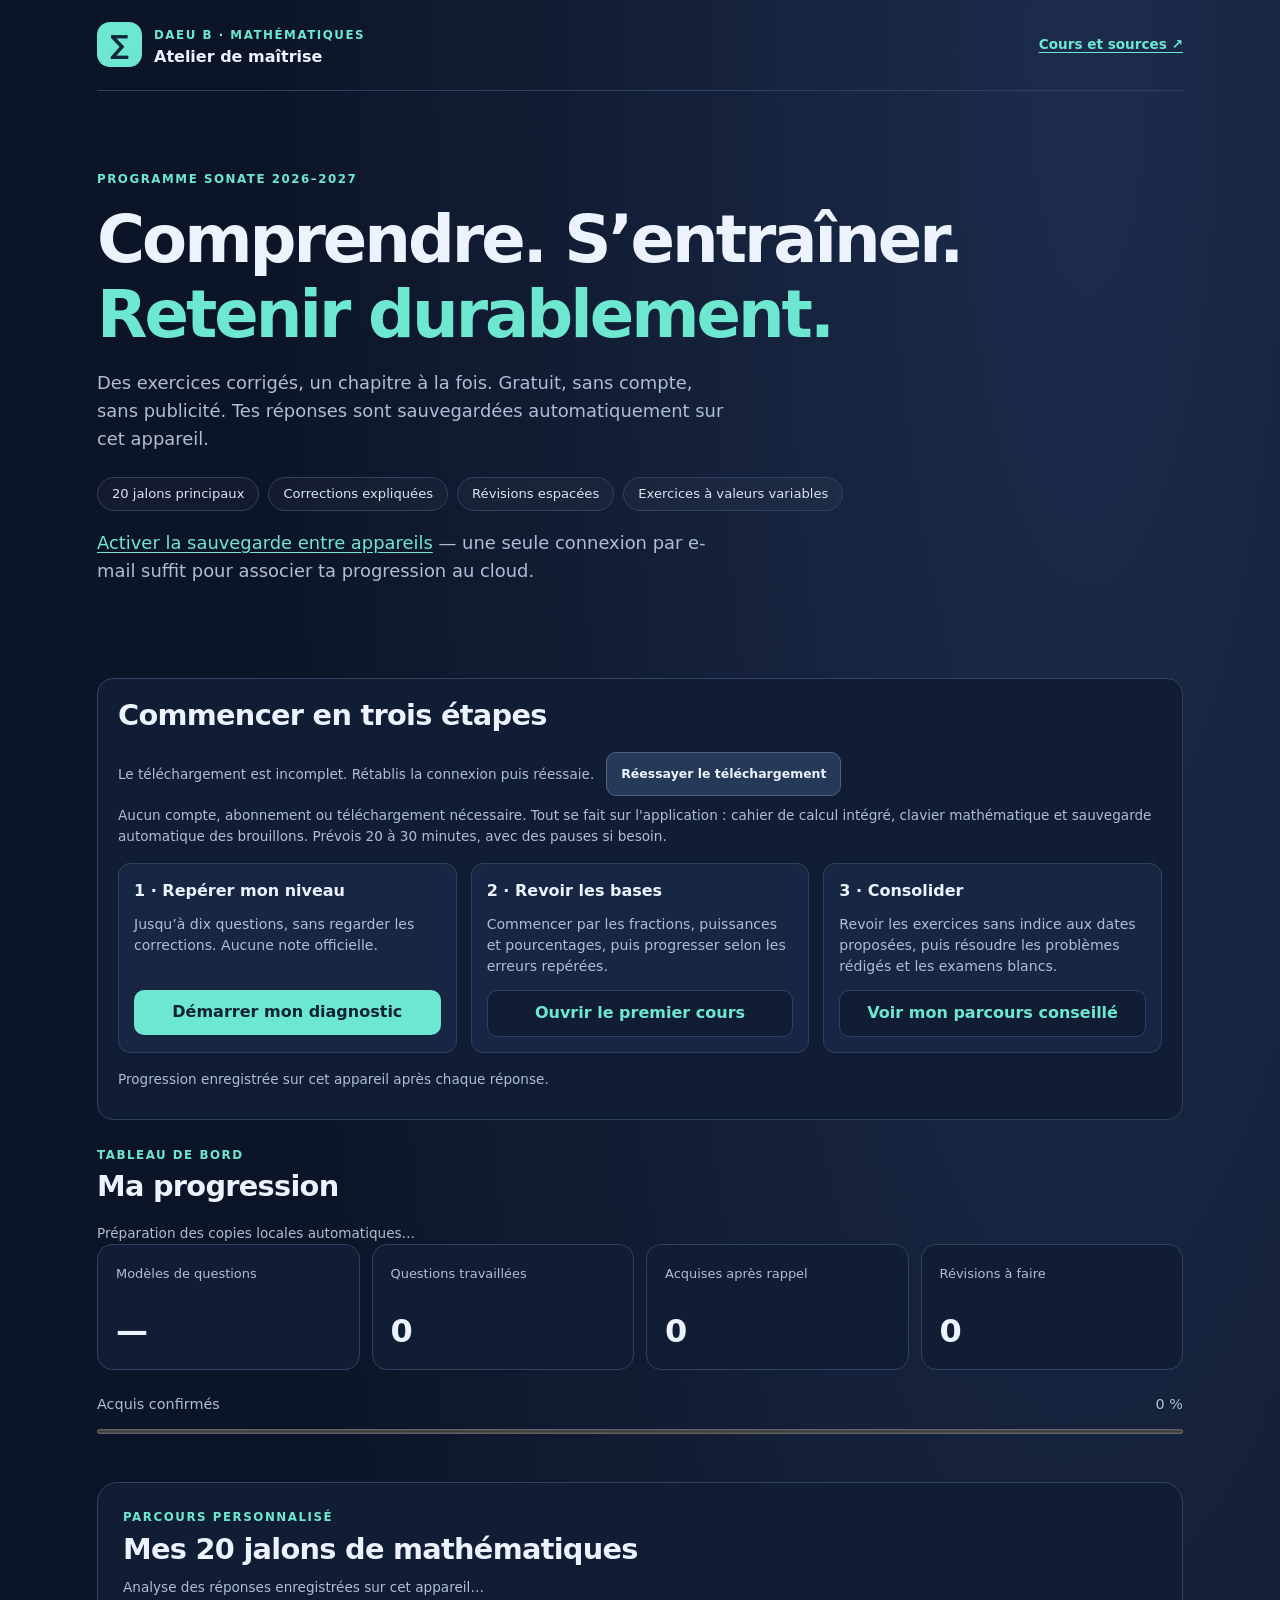
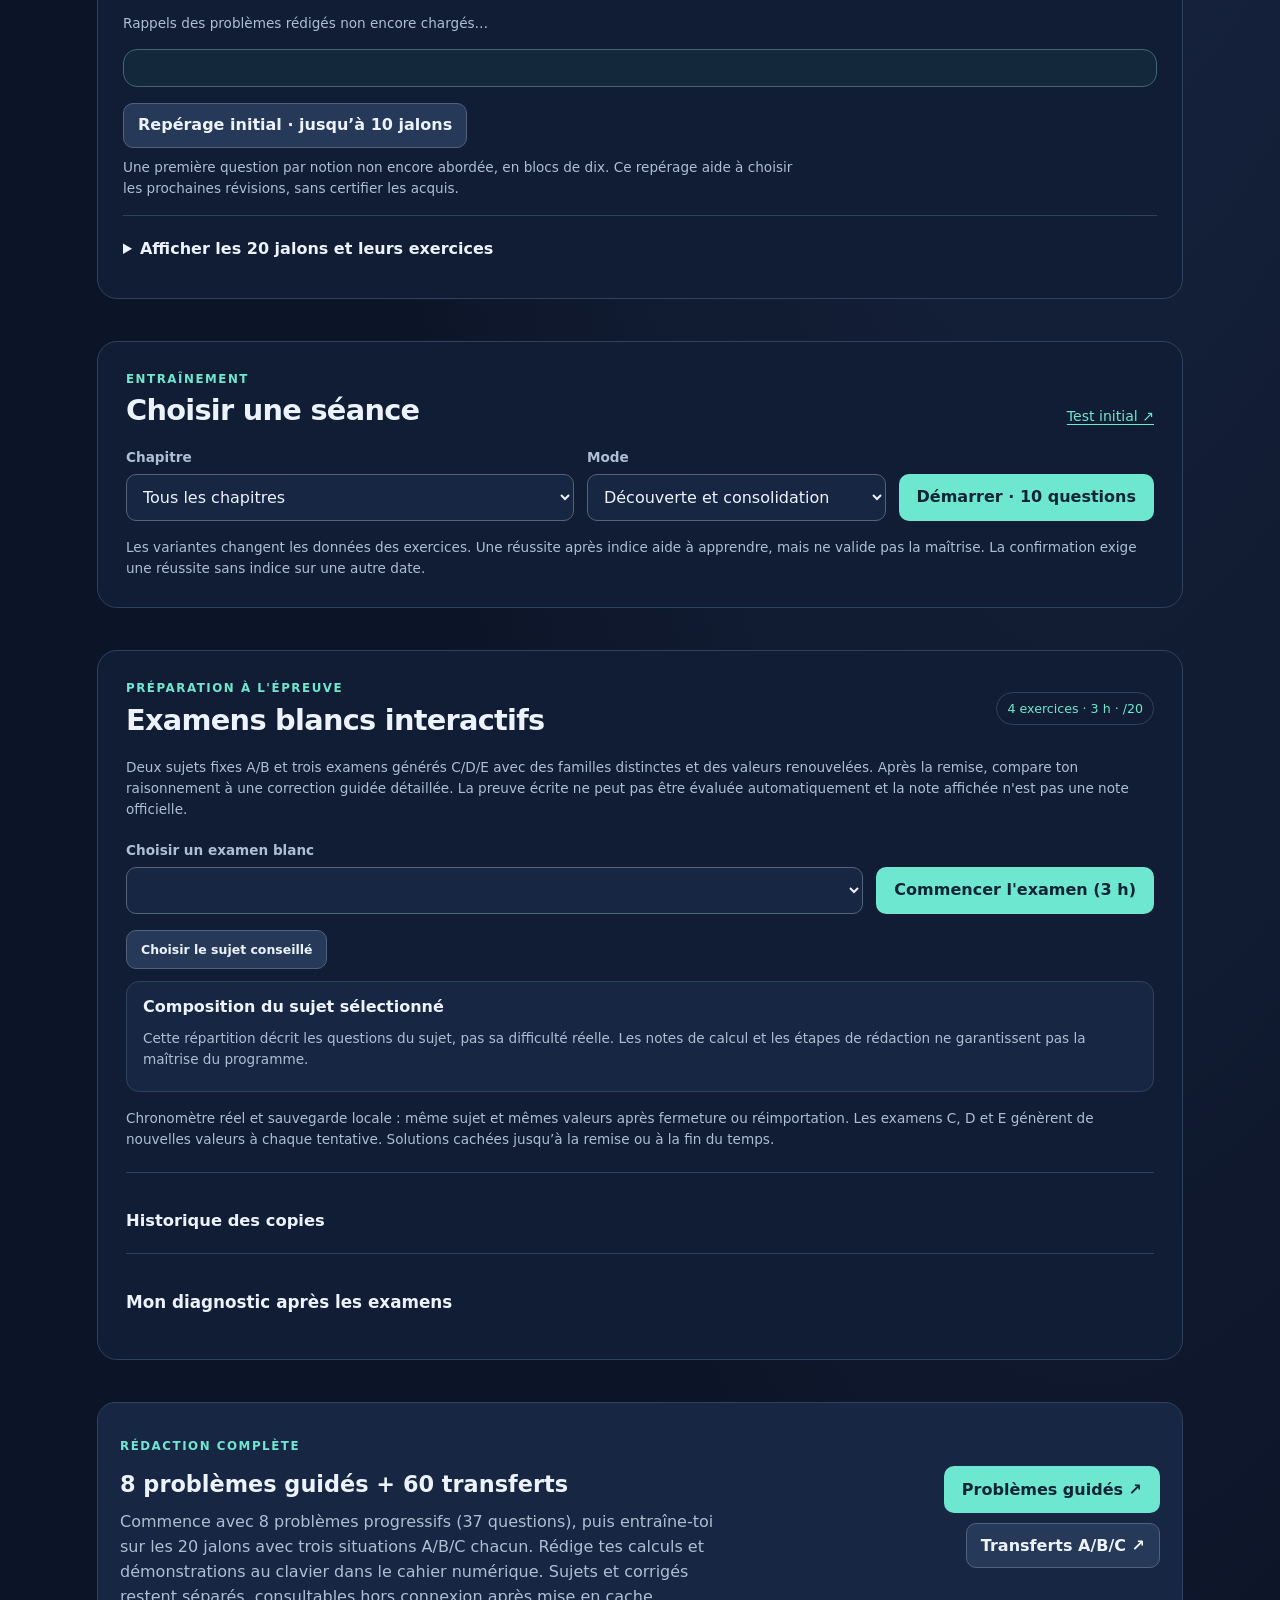
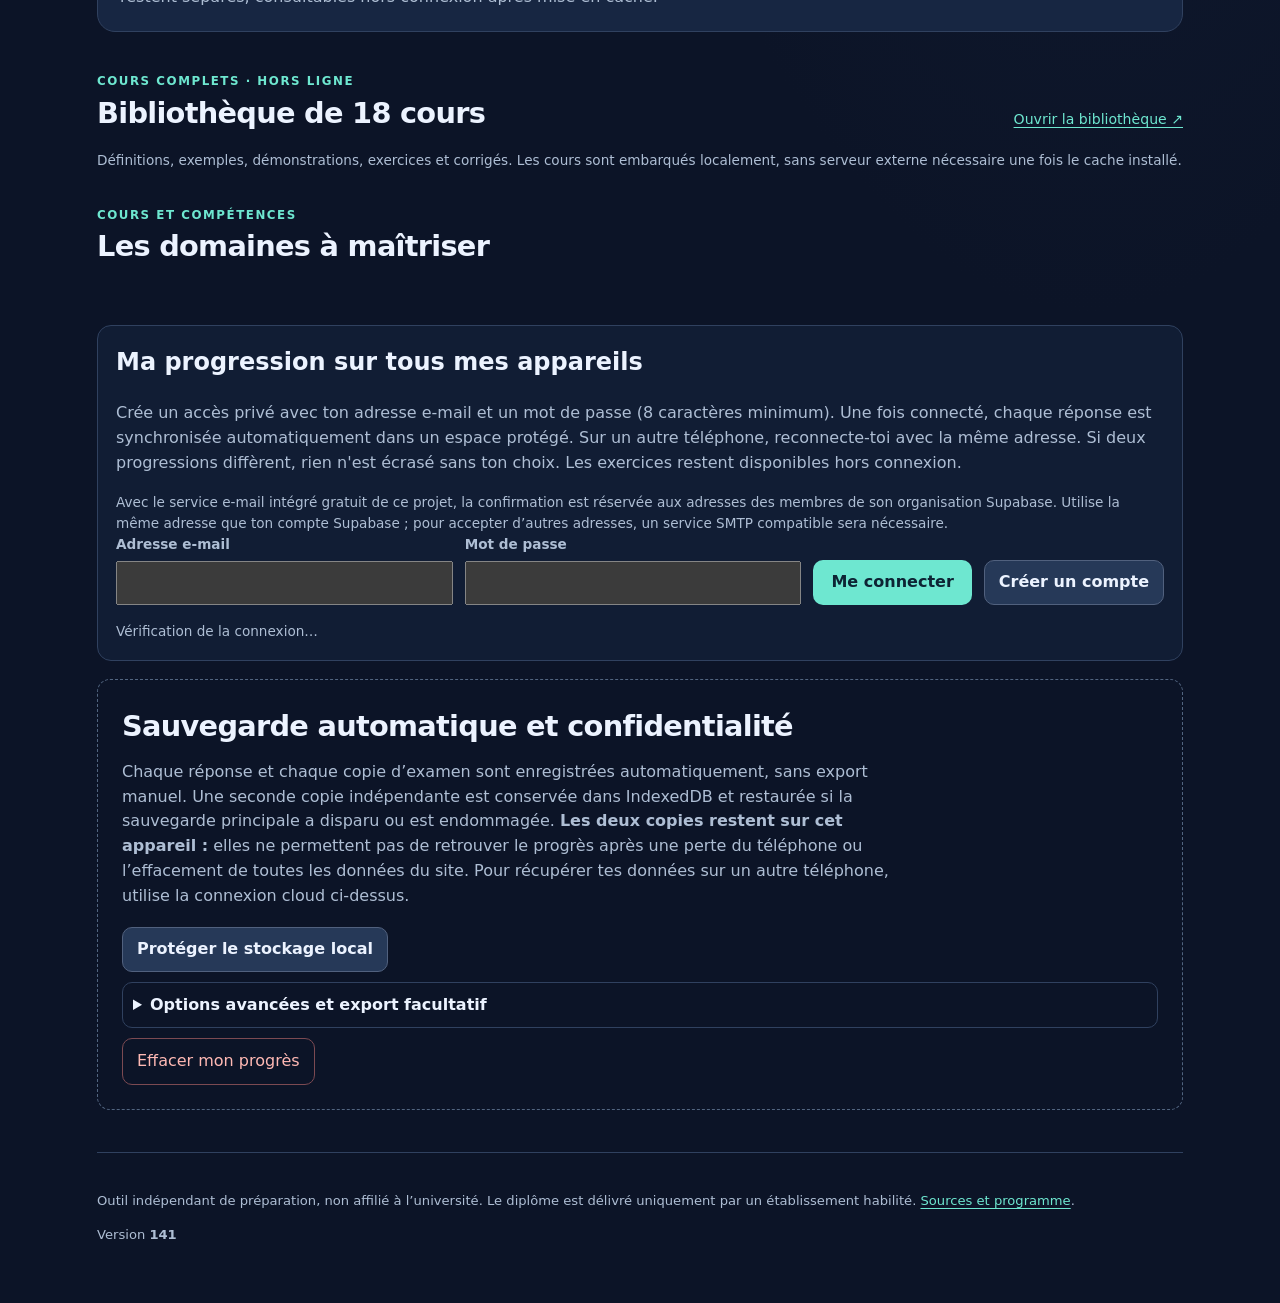
<file: app/index.html>
<!doctype html>
<html lang="fr">
<head>
  <meta charset="utf-8">
  <meta name="viewport" content="width=device-width, initial-scale=1">
  <meta name="theme-color" content="#101b33">
  <meta name="description" content="Entraînement gratuit DAEU B mathématiques : questions, solutions et révisions espacées, sans compte ni frais.">
  <meta http-equiv="Content-Security-Policy" content="default-src 'self'; base-uri 'self'; object-src 'none'; script-src 'self'; style-src 'self'; img-src 'self' data:; font-src 'self'; connect-src 'self' https://xxypyvzkciowwseldxhq.supabase.co; worker-src 'self'; manifest-src 'self'; form-action 'self'">
  <meta name="referrer" content="strict-origin-when-cross-origin">
  <meta name="robots" content="index,follow">
  <link rel="canonical" href="https://daeu-b-maths-dbrckk.onrender.com/">
  <meta property="og:type" content="website">
  <meta property="og:locale" content="fr_FR">
  <meta property="og:title" content="DAEU B — Atelier de mathématiques gratuit">
  <meta property="og:description" content="157 exercices suivis, cinq examens blancs dont trois générés, 18 cours et révisions espacées. Gratuit sur Android et PC.">
  <meta property="og:url" content="https://daeu-b-maths-dbrckk.onrender.com/">
  <meta name="twitter:card" content="summary">
  <link rel="stylesheet" href="./style.css">
  <link rel="manifest" href="./manifest.json">
  <link rel="icon" href="./icon.svg" type="image/svg+xml">
  <title>DAEU B · Atelier de maths</title>
</head>
<body>
  <a class="skip" href="#main">Aller au contenu</a>
  <div class="layout">
    <header class="site-head">
      <div class="brand"><div class="brand-mark" aria-hidden="true">∑</div><div><span class="brand-small">DAEU B · MATHÉMATIQUES</span><strong>Atelier de maîtrise</strong></div></div>
      <a class="source-link" href="https://github.com/dbrckk/Daeu-b" target="_blank" rel="noopener noreferrer">Cours et sources ↗</a>
    </header>
    <aside id="syncWarning" class="sync-warning" role="alert" aria-live="assertive" tabindex="-1" hidden>
      <div><strong>Progression modifiée dans un autre onglet</strong><p>Les modifications sur cette page sont suspendues pour éviter d'écraser des réponses plus récentes. Recharge cette page pour reprendre les dernières données enregistrées.</p></div>
      <button type="button" id="syncReload" class="primary">Recharger la progression</button>
    </aside>
    <main id="main">
      <section class="hero" aria-labelledby="hero-title">
        <p class="eyebrow">PROGRAMME SONATE 2026–2027</p>
        <h1 id="hero-title">Comprendre. S’entraîner.<br><span>Retenir durablement.</span></h1>
        <p>Des exercices corrigés, un chapitre à la fois. Gratuit, sans compte, sans publicité. Tes réponses sont sauvegardées automatiquement sur cet appareil.</p>
        <div class="hero-tags"><span>20 jalons principaux</span><span>Corrections expliquées</span><span>Révisions espacées</span><span>Exercices à valeurs variables</span></div>
        <p><a href="#cloudTitle">Activer la sauvegarde entre appareils</a> — une seule connexion par e-mail suffit pour associer ta progression au cloud.</p>
      </section>
      <section id="commencer" class="getting-started" aria-labelledby="firstTitle">
        <div class="section-header"><div><h2 id="firstTitle">Commencer en trois étapes</h2></div></div>
        <div class="offline-availability"><p id="offlineStatus" class="helper" role="status"></p><button id="offlineRetry" class="subtle small" type="button" hidden>Réessayer le téléchargement</button></div>
        <p class="helper">Aucun compte, abonnement ou téléchargement nécessaire. Tout se fait sur l'application : cahier de calcul intégré, clavier mathématique et sauvegarde automatique des brouillons. Prévois 20 à 30 minutes, avec des pauses si besoin.</p>
        <ol class="first-steps">
          <li><strong id="firstStepTitle">1 · Repérer mon niveau</strong><p id="firstStepDetails">Jusqu’à dix questions, sans regarder les corrections. Aucune note officielle.</p>
            <button type="button" class="primary" id="firstStart">Démarrer mon diagnostic</button></li>
          <li><strong>2 · Revoir les bases</strong><p>Commencer par les fractions, puissances et pourcentages, puis progresser selon les erreurs repérées.</p>
            <a class="first-action" href="./course.html?course=01-calcul-numerique">Ouvrir le premier cours</a></li>
          <li><strong>3 · Consolider</strong><p>Revoir les exercices sans indice aux dates proposées, puis résoudre les problèmes rédigés et les examens blancs.</p>
            <a class="first-action" href="#path-title">Voir mon parcours conseillé</a></li>
        </ol>
        <p id="firstStatus" class="helper" role="status" aria-live="polite">Progression enregistrée sur cet appareil après chaque réponse.</p>
        <a id="firstTransferDue" class="first-action" href="#transferDueTitle" hidden></a>
        <button id="resumePausedRound" type="button" class="subtle" hidden>Revenir à la séance mise en pause</button>
        <a id="quizHistoryLink" class="first-action" href="#quizHistory" hidden>Historique des quiz</a>
        <a id="recurringReviewsLink" class="first-action" href="#recurringReviewsTitle" hidden>Erreurs récurrentes</a>
        <a id="continueReading" class="first-action" href="./course.html" hidden>Reprendre ma lecture</a>
        <details id="studyBookmarks" class="reader-outline" hidden>
          <summary id="studyBookmarksTitle">Mes signets</summary>
          <ul id="studyBookmarkList"></ul>
        </details>
      </section>
      <section id="recurringReviews" class="exam-revision" aria-labelledby="recurringReviewsTitle" hidden>
        <h2 id="recurringReviewsTitle" tabindex="-1">Erreurs récurrentes</h2>
        <p id="recurringReviewsCount" class="helper"></p>
        <button id="startRecurringReviews" type="button" class="primary">Réviser mes erreurs récurrentes</button>
        <div id="recurringReviewChapters"></div>
      </section>
      <section id="examRevisionHome" class="exam-revision" aria-labelledby="examRevisionHomeTitle" hidden>
        <h2 id="examRevisionHomeTitle">Mes révisions après examen</h2>
        <details>
          <summary id="examRevisionHomeSummary"></summary>
          <div id="examRevisionHomeCopies"></div>
        </details>
      </section>
      <section aria-labelledby="overview-title" class="overview">
        <div class="section-header"><div><p class="eyebrow">TABLEAU DE BORD</p><h2 id="overview-title">Ma progression</h2></div></div>
        <p id="autoBackupStatus" class="helper" role="status" aria-live="polite">Préparation des copies locales automatiques…</p>
        <div class="metrics">
          <div class="metric"><span class="metric-label">Modèles de questions</span><strong id="totalQuestions">—</strong></div>
          <div class="metric"><span class="metric-label">Questions travaillées</span><strong id="attempted">0</strong></div>
          <div class="metric"><span class="metric-label">Acquises après rappel</span><strong id="mastered">0</strong></div>
          <div class="metric"><span class="metric-label">Révisions à faire</span><strong id="due">0</strong></div>
        </div>
        <div class="meter-label"><span>Acquis confirmés</span><span id="percentage">0 %</span></div>
        <progress id="masteryProgress" max="100" value="0" aria-label="Pourcentage de questions acquises"></progress>
      </section>
      <section class="learning-path" aria-labelledby="path-title">
        <div class="section-header"><div><p class="eyebrow">PARCOURS PERSONNALISÉ</p><h2 id="path-title">Mes 20 jalons de mathématiques</h2></div></div>
        <p id="jalonSummary" class="helper">Analyse des réponses enregistrées sur cet appareil…</p>
        <p id="transferSummary" class="helper">Rappels des problèmes rédigés non encore chargés…</p>
        <section id="transferDuePanel" class="transfer-due" aria-labelledby="transferDueTitle" hidden>
          <h3 id="transferDueTitle" tabindex="-1">Mes rappels rédigés à effectuer</h3>
          <ol id="transferDueList"></ol>
          <details id="transferDueExtra" hidden>
            <summary id="transferDueMore"></summary>
            <ol id="transferDueExtraList" start="6"></ol>
          </details>
        </section>
        <div id="pathNext" class="path-next" aria-live="polite"></div>
        <section id="stepReviewDashboard" class="path-next" aria-labelledby="stepReviewTitle" hidden>
          <h3 id="stepReviewTitle">Mes lacunes et révisions du jour</h3>
          <p id="stepReviewSummary" class="helper" role="status"></p>
          <ol id="stepReviewDaily" class="jalon-grid"></ol>
          <details><summary id="stepReviewHistorySummary">Historique des diagnostics du cahier</summary>
            <ol id="stepReviewHistory"></ol>
          </details>
          <p class="helper">Les diagnostics portent uniquement sur les lignes prises en charge. Ils sont sauvegardés avec le cahier, sans modifier les scores ni certifier la maîtrise. Les rappels du quiz restent prioritaires.</p>
        </section>
        <div class="path-diagnostic">
          <button type="button" class="subtle" id="diagnosticStart">Repérage initial · jusqu’à 10 jalons</button>
          <p class="helper">Une première question par notion non encore abordée, en blocs de dix. Ce repérage aide à choisir les prochaines révisions, sans certifier les acquis.</p>
        </div>
        <details class="jalon-panel" id="jalonPanel"><summary>Afficher les 20 jalons et leurs exercices</summary><ol id="jalonList" class="jalon-grid"></ol></details>
      </section>
      <section class="workshop" aria-labelledby="practice-title">
        <div class="section-header"><div><p class="eyebrow">ENTRAÎNEMENT</p><h2 id="practice-title">Choisir une séance</h2></div><a href="./course.html?course=00-positionnement" target="_blank" rel="noopener noreferrer">Test initial ↗</a></div>
        <div class="controls">
          <div class="field"><label for="topic">Chapitre</label><select id="topic"><option value="all">Tous les chapitres</option></select></div>
          <div class="field"><label for="mode">Mode</label><select id="mode"><option value="all">Découverte et consolidation</option><option value="due">Révisions à effectuer</option><option value="wrong">Mes erreurs</option></select></div>
          <button type="button" id="start" class="primary">Démarrer · 10 questions</button>
          <a id="practiceAll" href="./#practice-title" hidden>Choisir un autre chapitre</a>
        </div>
        <div id="practiceSavedSession" class="quiz-actions" hidden>
          <button type="button" id="practiceResumeTarget" class="subtle" hidden>Reprendre la séance de cette notion</button>
          <a id="practiceResumeOther" href="./#practice-title" hidden>Retrouver ma séance en cours</a>
        </div>
        <p class="helper">Les variantes changent les données des exercices. Une réussite après indice aide à apprendre, mais ne valide pas la maîtrise. La confirmation exige une réussite sans indice sur une autre date.</p>
        <div id="notification" class="notice" role="status" aria-live="polite" hidden></div>
        <section id="quiz" class="quiz" aria-label="Exercice en cours" hidden>
          <div class="quiz-top">
            <span id="quizCount"></span>
            <span id="quizTopic">Chapitre</span>
            <button type="button" id="paperUnknown" class="subtle small" hidden>Je ne sais pas</button>
            <button type="button" id="pauseQuiz" class="subtle small" hidden>Mettre en pause</button>
          </div>
          <progress id="quizProgress" max="10" value="0" aria-label="Progression dans la séance"></progress>
          <details id="lastCorrection" class="math-notebook-disclosure" hidden>
            <summary>Relire la dernière correction</summary>
            <div class="correction-body"></div>
          </details>
          <h3 id="questionText" tabindex="-1"></h3>
          <div id="quizNotebook"></div>
          <p id="questionHelp" class="helper"></p>
          <form id="answerForm">
            <div id="numericAnswer"><label for="answer">Ta réponse (nombre, décimal ou fraction)</label><input id="answer" name="answer" type="text" autocomplete="off" spellcheck="false" placeholder="Ex. 3/4 ou 0,75" aria-describedby="questionText quizAnswerError"></div>
            <fieldset id="choices" aria-labelledby="quizChoiceLabel questionText" aria-describedby="quizAnswerError" hidden><legend id="quizChoiceLabel">Choisis une réponse</legend><div id="choiceList"></div></fieldset>
            <p id="quizAnswerError" class="notice" role="alert"></p>
            <div class="quiz-actions"><button type="submit" id="submit" class="primary">Valider ma réponse</button><button type="button" id="hintButton" class="subtle" aria-controls="hint">Un indice</button><button type="button" id="unknownButton" class="subtle">Je ne sais pas</button></div>
            <p id="answerDraftStatus" class="notice" role="status" hidden>La saisie n’a pas pu être sauvegardée. Elle reste dans le champ tant que la page est ouverte. Réessaie avant de quitter.</p>
          </form>
          <div id="hint" class="hint" role="status"></div>
          <div id="feedback" class="feedback" hidden><h4 id="feedbackTitle" aria-describedby="feedbackText" tabindex="-1"></h4><p id="feedbackText"></p><div class="quiz-actions"><button type="button" id="next" class="primary">Question suivante</button><a id="lessonLink" target="_blank" rel="noopener noreferrer">Revoir le chapitre ↗</a></div></div>
        </section>
        <section id="results" class="results" aria-live="polite" hidden><h3 id="resultsTitle" tabindex="-1">Séance terminée</h3>
          <p id="resultsText"></p>
          <button id="resumeFromResults" type="button" class="primary" hidden>Reprendre la séance mise en pause</button>
          <section id="resultsCorrections" aria-labelledby="resultsCorrectionsTitle" hidden>
            <h4 id="resultsCorrectionsTitle">Corrections de la séance</h4>
            <p id="resultsCorrectionsCount" class="helper" hidden></p>
            <button id="retryCorrections" type="button" class="subtle" hidden></button>
            <div id="resultsCorrectionList"></div>
          </section>
          <template id="correctionBody">
            <p class="correction-question"></p>
            <div class="feedback">
              <strong class="correction-verdict"></strong>
              <p class="correction-answer" hidden></p>
              <p class="correction-text"></p>
              <a class="correction-lesson" target="_blank" rel="noopener noreferrer">Revoir le chapitre ↗</a>
            </div>
          </template>
          <a id="resultsTransfer" class="primary problems-link" hidden></a>
          <h4 id="resultsNextTitle"></h4>
          <div id="resultsNextActions"></div>
          <button type="button" id="restart" class="subtle">Nouvelle séance générale</button></section>
        <details id="quizHistory" class="math-notebook-disclosure" hidden>
          <summary>Historique des quiz</summary>
          <div id="quizHistoryList"></div>
        </details>
      </section>

      <section class="exam-area" aria-labelledby="exam-title">
        <div class="section-header"><div><p class="eyebrow">PRÉPARATION À L'ÉPREUVE</p><h2 id="exam-title" tabindex="-1">Examens blancs interactifs</h2></div><span class="exam-pill">4 exercices · 3 h · /20</span></div>
        <p class="helper">Deux sujets fixes A/B et trois examens générés C/D/E avec des familles distinctes et des valeurs renouvelées. Après la remise, compare ton raisonnement à une correction guidée détaillée. La preuve écrite ne peut pas être évaluée automatiquement et la note affichée n'est pas une note officielle.</p>
        <div id="examNotice" class="notice" role="status" aria-live="polite" hidden></div>
        <div id="examIntro" class="exam-intro">
          <div class="controls exam-intro-controls">
            <div class="field"><label for="examSelect">Choisir un examen blanc</label><select id="examSelect"></select></div>
            <button type="button" id="examStart" class="primary">Commencer l'examen (3 h)</button>
          </div>
          <div class="exam-recommendation"><p id="examRecommendation" class="helper" aria-live="polite"></p><button id="examChooseRecommended" type="button" class="subtle small">Choisir le sujet conseillé</button></div>
          <section class="exam-blueprint" aria-labelledby="examBlueprintTitle">
            <h3 id="examBlueprintTitle">Composition du sujet sélectionné</h3>
            <p id="examBlueprintSummary" class="helper" aria-live="polite"></p>
            <ol id="examBlueprintSections"></ol>
            <p id="examBlueprintCourses" class="helper"></p>
            <p class="helper">Cette répartition décrit les questions du sujet, pas sa difficulté réelle. Les notes de calcul et les étapes de rédaction ne garantissent pas la maîtrise du programme.</p>
          </section>
          <p class="helper">Chronomètre réel et sauvegarde locale : même sujet et mêmes valeurs après fermeture ou réimportation. Les examens C, D et E génèrent de nouvelles valeurs à chaque tentative. Solutions cachées jusqu’à la remise ou à la fin du temps.</p>
        </div>
        <div id="examActive" class="exam-active" hidden>
          <div class="exam-status"><div><span class="eyebrow">COPIE EN COURS</span><h3 id="examActiveTitle">Examen</h3></div><div class="exam-time-wrap"><span>Temps restant</span><strong id="examTimer" role="timer" aria-label="Temps restant">03:00:00</strong></div></div>
          <button type="button" id="examUseKeyboard" class="subtle" hidden>Passer cette copie au clavier</button>
          <div id="examNav" class="exam-nav" role="group" aria-label="Navigation entre les quatre exercices"></div>
          <section class="exam-draft-overview" aria-labelledby="examDraftTitle">
            <h4 id="examDraftTitle">Vérification de ma copie avant remise</h4>
            <p id="examDraftSummary" role="status" aria-live="polite"></p>
            <details><summary>Voir les quatre exercices et les réponses manquantes</summary>
              <div id="examDraftSections" class="exam-draft-sections"></div>
            </details>
            <p class="helper">Une réponse saisie n'est pas nécessairement correcte. Le raisonnement rédigé n'est pas noté automatiquement.</p>
          </section>
          <p id="examPosition" class="eyebrow"></p>
          <h3 id="examSectionTitle" tabindex="-1"></h3>
          <p id="examContext" class="exam-context"></p>
          <div id="examQuestions"></div>
          <div id="examNotebook"></div>
          <dialog id="examFormula" class="exam-paper-submit exam-formula" aria-labelledby="examFormulaTitle">
            <header>
              <h3 id="examFormulaTitle">Formulaire d’entraînement</h3>
              <button type="button" id="examFormulaClose" class="subtle" autofocus>Retour à la copie</button>
            </header>
            <p class="helper">Le chronomètre continue. Cette fiche est celle de l’application.</p>
            <div id="examFormulaBody" aria-busy="false"></div>
            <p id="examFormulaStatus" role="status" hidden></p>
            <button type="button" id="examFormulaRetry" class="subtle" hidden>Réessayer</button>
          </dialog>
          <div class="exam-notes"><label for="examNotes">Mon raisonnement et mes justifications (non corrigés automatiquement)</label><textarea id="examNotes" rows="5" maxlength="3500" spellcheck="true"></textarea></div>
          <dialog id="examPaperSubmit" class="exam-paper-submit" aria-labelledby="examPaperSubmitTitle" aria-describedby="examPaperSubmitSummary">
            <h3 id="examPaperSubmitTitle">Rendre ta copie ?</h3>
            <p id="examPaperSubmitSummary"></p>
            <p>Après la remise, tu pourras relire ta copie avec le corrigé. La copie manuscrite est évaluée par comparaison avec le corrigé.</p>
            <div class="exam-paper-submit-actions">
              <button id="examPaperContinue" type="button" class="subtle" autofocus>Continuer l’examen</button>
              <button id="examPaperConfirm" type="button" class="primary">Rendre définitivement</button>
            </div>
            <p id="examPaperSubmitError" role="status" hidden></p>
          </dialog>
          <div class="exam-actions"><button id="examFormulaOpen" type="button" class="subtle">Formulaire</button><button id="examPrev" type="button" class="subtle">Exercice précédent</button><button id="examNext" type="button" class="subtle">Exercice suivant</button><button id="examSubmit" type="button" class="primary">Rendre ma copie</button></div>
        </div>
        <div id="examResult" class="exam-result" hidden>
          <p class="eyebrow">BILAN AUTOMATIQUE</p><h3 id="examScore" tabindex="-1">— / 20</h3>
          <p id="examSummary"></p><p id="examReasoningStatus" class="exam-reasoning-status"></p>
          <section id="examRevision" class="exam-revision" aria-labelledby="examRevisionTitle" hidden>
            <h4 id="examRevisionTitle">Mes points à retravailler</h4>
            <p id="examRevisionStatus" class="helper" role="status"></p>
            <ul id="examRevisionList"></ul>
          </section>
          <div id="examReview"></div>
          <button id="examNew" class="primary" type="button">Retour aux examens</button>
        </div>
        <div class="exam-history"><h3>Historique des copies</h3><div id="examHistory"></div></div>
        <section class="exam-analytics" aria-labelledby="examAnalyticsTitle"><h3 id="examAnalyticsTitle">Mon diagnostic après les examens</h3><div id="examAnalytics"></div></section>
        <section id="examConsolidationPanel" class="exam-consolidation" aria-labelledby="examConsolidationTitle" hidden>
          <h3 id="examConsolidationTitle">Parcours de consolidation après examen</h3>
          <p id="examConsolidationSummary" class="helper"></p>
          <ol id="examConsolidationList"></ol>
          <details id="examConsolidationExtra" hidden><summary id="examConsolidationMore"></summary><ol id="examConsolidationExtraList"></ol></details>
          <p class="helper">Étapes conseillées : revoir le cours, refaire les exercices correspondants, rédiger une solution complète, puis choisir un nouveau sujet blanc. La note automatique ne certifie pas le raisonnement.</p>
        </section>
      </section>

      <section class="problems-callout" aria-labelledby="problems-title">
        <div><p class="eyebrow">RÉDACTION COMPLÈTE</p><h2 id="problems-title">8 problèmes guidés + 60 transferts</h2><p>Commence avec 8 problèmes progressifs (37 questions), puis entraîne-toi sur les 20 jalons avec trois situations A/B/C chacun. Rédige tes calculs et démonstrations au clavier dans le cahier numérique. Sujets et corrigés restent séparés, consultables hors connexion après mise en cache.</p></div>
        <div class="problems-actions"><a class="primary problems-link" href="./problems.html">Problèmes guidés ↗</a><a class="subtle problems-link" href="./problems.html?set=transferts">Transferts A/B/C ↗</a></div>
      </section>
      <section class="course-library" aria-labelledby="course-library-title">
        <div class="section-header"><div><p class="eyebrow">COURS COMPLETS · HORS LIGNE</p><h2 id="course-library-title">Bibliothèque de 18 cours</h2></div><a href="./course.html">Ouvrir la bibliothèque ↗</a></div>
        <p class="helper">Définitions, exemples, démonstrations, exercices et corrigés. Les cours sont embarqués localement, sans serveur externe nécessaire une fois le cache installé.</p>
        <div id="courseLibrary" class="course-library-grid" aria-label="18 chapitres"></div>
      </section>
      <section class="catalog" aria-labelledby="catalog-title">
        <div class="section-header"><div><p class="eyebrow">COURS ET COMPÉTENCES</p><h2 id="catalog-title">Les domaines à maîtriser</h2></div></div>
        <div id="topicCards" class="topic-grid"></div>
      </section>
      <section class="cloud-panel" aria-labelledby="cloudTitle">
        <h2 id="cloudTitle">Ma progression sur tous mes appareils</h2>
        <p>Crée un accès privé avec ton adresse e-mail et un mot de passe (8 caractères minimum). Une fois connecté, chaque réponse est synchronisée automatiquement dans un espace protégé. Sur un autre téléphone, reconnecte-toi avec la même adresse. Si deux progressions diffèrent, rien n'est écrasé sans ton choix. Les exercices restent disponibles hors connexion.</p>
        <p class="helper">Avec le service e-mail intégré gratuit de ce projet, la confirmation est réservée aux adresses des membres de son organisation Supabase. Utilise la même adresse que ton compte Supabase ; pour accepter d’autres adresses, un service SMTP compatible sera nécessaire.</p>
        <form id="cloudForm" autocomplete="on">
          <div id="cloudCredentials" class="cloud-fields">
            <div class="field"><label for="cloudEmail">Adresse e-mail</label><input id="cloudEmail" type="email" autocomplete="email" required maxlength="254"></div>
            <div class="field"><label for="cloudPassword">Mot de passe</label><input id="cloudPassword" type="password" autocomplete="current-password" minlength="8" required></div>
            <button id="cloudSubmit" class="primary" data-mode="login" type="submit">Me connecter</button>
            <button id="cloudRegister" class="subtle" type="button">Créer un compte</button>
          </div>
          <div id="cloudSigned" hidden>
            <p>Compte connecté : <strong id="cloudAccount"></strong></p>
            <button id="cloudSignOut" type="button" class="subtle">Me déconnecter de ce navigateur</button>
          </div>
        </form>
        <p id="cloudStatus" class="helper" role="status" aria-live="polite">Vérification de la connexion…</p>
        <div id="cloudConflict" class="cloud-conflict" role="group" aria-label="Deux progressions différentes" hidden>
          <strong>Deux progressions ont été retrouvées.</strong>
          <p>Aucune n'est supprimée automatiquement. Choisis la version à conserver uniquement après vérification.</p>
          <button id="cloudUseCloud" class="subtle" type="button">Récupérer la progression du cloud</button>
          <button id="cloudUseDevice" class="subtle" type="button">Conserver celle de cet appareil</button>
        </div>
      </section>
      <section class="backup" aria-labelledby="backup-title">
        <h2 id="backup-title">Sauvegarde automatique et confidentialité</h2>
        <p>Chaque réponse et chaque copie d’examen sont enregistrées automatiquement, sans export manuel. Une seconde copie indépendante est conservée dans IndexedDB et restaurée si la sauvegarde principale a disparu ou est endommagée. <strong>Les deux copies restent sur cet appareil :</strong> elles ne permettent pas de retrouver le progrès après une perte du téléphone ou l’effacement de toutes les données du site. Pour récupérer tes données sur un autre téléphone, utilise la connexion cloud ci-dessus.</p>
        <div class="backup-actions"><button type="button" id="persistStorage" class="subtle">Protéger le stockage local</button>
          <details class="optional-backup"><summary>Options avancées et export facultatif</summary>
            <button type="button" id="export" class="subtle small">Exporter mes résultats (facultatif)</button>
            <input id="importFile" type="file" accept="application/json,.json" disabled>
            <label class="file-button" for="importFile">Importer un ancien fichier JSON</label>
          </details>
          <button type="button" id="reset" class="danger">Effacer mon progrès</button></div>
      </section>
    </main>
    <footer><p>Outil indépendant de préparation, non affilié à l’université. Le diplôme est délivré uniquement par un établissement habilité. <a href="https://github.com/dbrckk/Daeu-b/blob/main/PROGRAMME.md">Sources et programme</a>.</p><p class="app-version">Version <strong id="appVersion">141</strong> <button type="button" class="subtle small" id="appUpdate" hidden>Vérifier la mise à jour</button></p><p id="appUpdateStatus" role="status"></p></footer>
  </div>
  <script type="module" src="./start.mjs"></script>
</body>
</html>
</file>
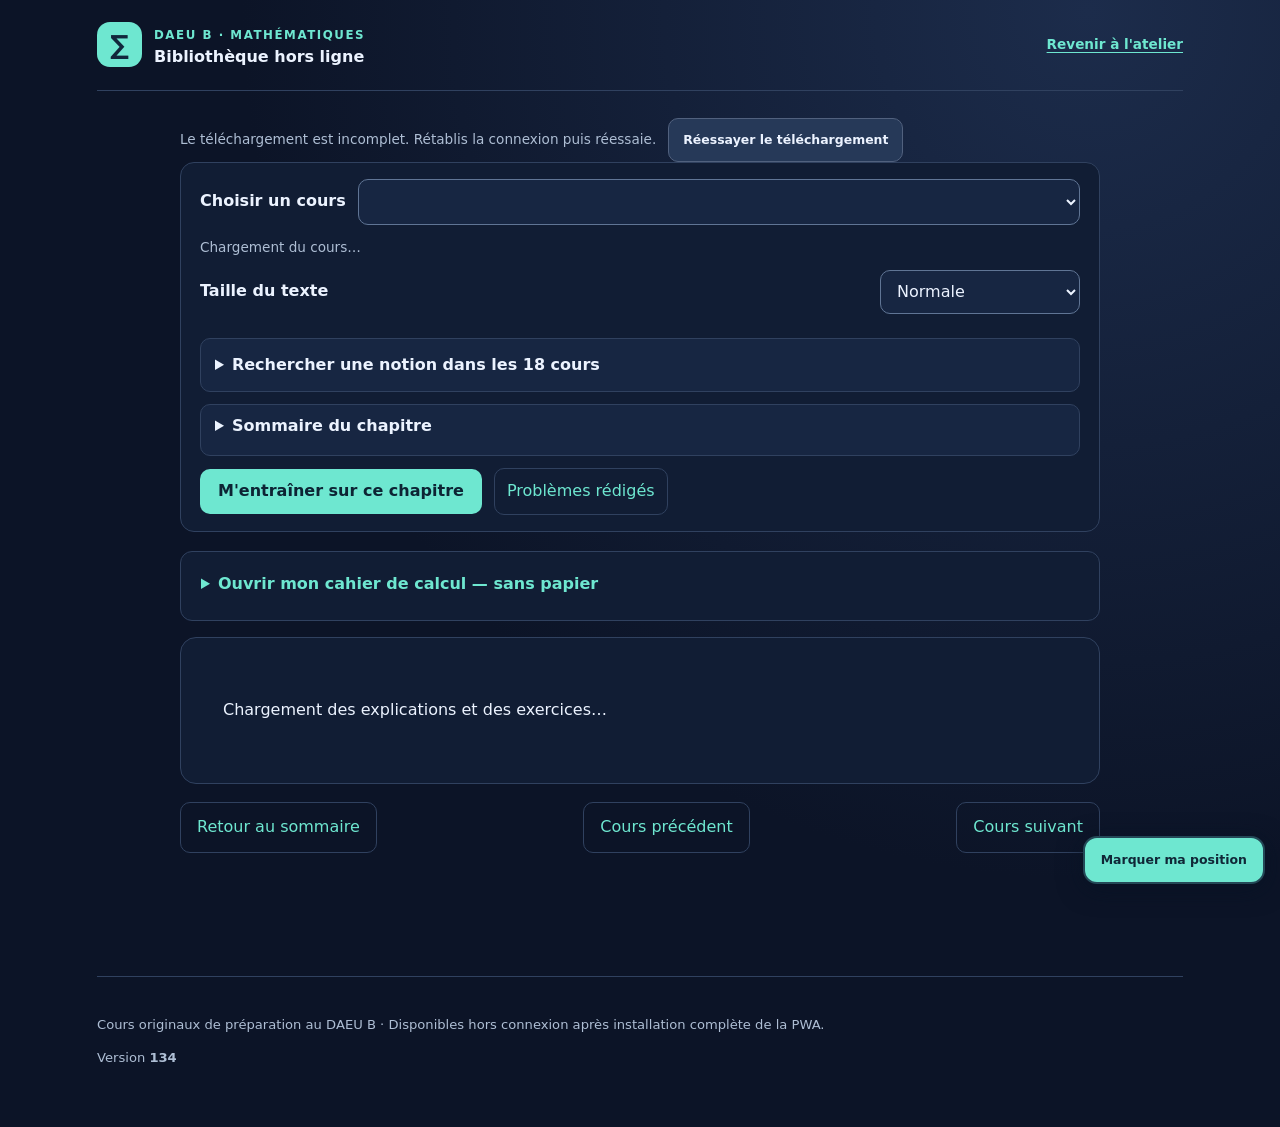
<file: app/course.html>
<!doctype html>
<html lang="fr">
<head>
<meta charset="utf-8">
<meta name="viewport" content="width=device-width,initial-scale=1">
<meta name="theme-color" content="#101b33">
<meta name="description" content="18 cours de mathématiques pour le DAEU B, disponibles hors connexion.">
<meta http-equiv="Content-Security-Policy" content="default-src 'self';base-uri 'self';object-src 'none';script-src 'self';style-src 'self';img-src 'self' data:;font-src 'self';connect-src 'self' https://xxypyvzkciowwseldxhq.supabase.co;worker-src 'self';manifest-src 'self';form-action 'self'">
<link rel="stylesheet" href="./style.css"><link rel="manifest" href="./manifest.json"><link rel="icon" href="./icon.svg" type="image/svg+xml">
<title>Cours de maths · DAEU B</title>
<script defer src="./vendor/showdown-2.1.0.min.js"></script>
<script defer src="./vendor/dompurify.min.js"></script>
<script defer src="./vendor/temml.min.js"></script>
<script type="module" src="./reader-start.mjs"></script>
</head>
<body>
<a class="skip" href="#courseBody">Aller au cours</a>
<div class="layout">
<header class="site-head">
<div class="brand"><div class="brand-mark" aria-hidden="true">∑</div><div><span class="brand-small">DAEU B · MATHÉMATIQUES</span><strong>Bibliothèque hors ligne</strong></div></div>
<a class="source-link" href="./">Revenir à l'atelier</a>
</header>
<main class="course-layout" id="readerTop">
<div class="offline-availability"><p id="offlineStatus" class="helper" role="status"></p><button id="offlineRetry" class="subtle small" type="button" hidden>Réessayer le téléchargement</button></div>
<nav class="course-navigation" aria-label="Naviguer entre les cours">
<label for="courseSelector">Choisir un cours</label><select id="courseSelector"></select>
<p class="helper" id="courseStatus" role="status">Chargement du cours…</p>

<div class="reader-settings">
<label for="courseTextSize">Taille du texte</label>
<select id="courseTextSize"><option value="normal">Normale</option><option value="large">Grande</option><option value="extra">Très grande</option></select>
</div>
<div class="reader-bookmarks" role="group" aria-label="Signet de lecture">
<button type="button" id="courseBookmarkSave" class="subtle small">Marquer ma position</button>
<button type="button" id="courseBookmarkResume" class="subtle small" hidden>Reprendre ma lecture</button>
<button type="button" id="courseBookmarkClear" class="subtle small" hidden>Effacer le signet</button>
<p id="courseBookmarkStatus" class="helper" role="status" aria-live="polite"></p>
</div>
<details class="course-search-panel" id="courseSearchPanel">
<summary>Rechercher une notion dans les 18 cours</summary>
<form id="courseSearchForm" role="search">
<label for="courseSearchInput">Mot ou expression mathématique</label>
<div class="course-search-controls"><input id="courseSearchInput" type="search" minlength="2" maxlength="80" autocomplete="off" placeholder="Ex. dichotomie, Bayes, équations" required><button type="submit" id="courseSearchSubmit" class="primary" disabled>Rechercher</button></div>
<p id="courseSearchStatus" role="status" aria-live="polite">Préparation de la recherche locale…</p>
<ol id="courseSearchResults" aria-label="Cours trouvés"></ol>
</form>
</details>
<details class="reader-outline" id="courseOutline"><summary>Sommaire du chapitre</summary><nav id="courseToc" aria-label="Sections du chapitre"></nav></details>
<div class="course-actions">
<a id="coursePractice" class="primary problems-link" href="./#practice-title">M'entraîner sur ce chapitre</a>
<a class="course-secondary-link" href="./problems.html">Problèmes rédigés</a>
</div>
</nav>
<details class="math-notebook-disclosure" id="courseNotebookPanel">
<summary>Ouvrir mon cahier de calcul — sans papier</summary>
<p>Utilise ce cahier pour saisir tes notes et tes calculs. Pour répondre à des questions, <a id="courseNotebookPractice" href="./#practice-title">ouvre les exercices du chapitre</a>.</p>
<section id="courseNotebook" aria-label="Cahier personnel du chapitre"></section>
</details>
<article class="course-document" id="courseBody" tabindex="-1"><p>Chargement des explications et des exercices…</p></article>
<nav class="course-footer-nav" aria-label="Navigation du cours"><a href="#readerTop">Retour au sommaire</a><a id="coursePrevious" href="./">Cours précédent</a><a id="courseNext" href="./">Cours suivant</a></nav>
</main>
<footer><p>Cours originaux de préparation au DAEU B · Disponibles hors connexion après installation complète de la PWA.</p><p class="app-version">Version <strong id="appVersion">134</strong> <button type="button" class="subtle small" id="appUpdate" hidden>Vérifier la mise à jour</button></p><p id="appUpdateStatus" role="status"></p></footer>
</div>
</body>
</html>
</file>
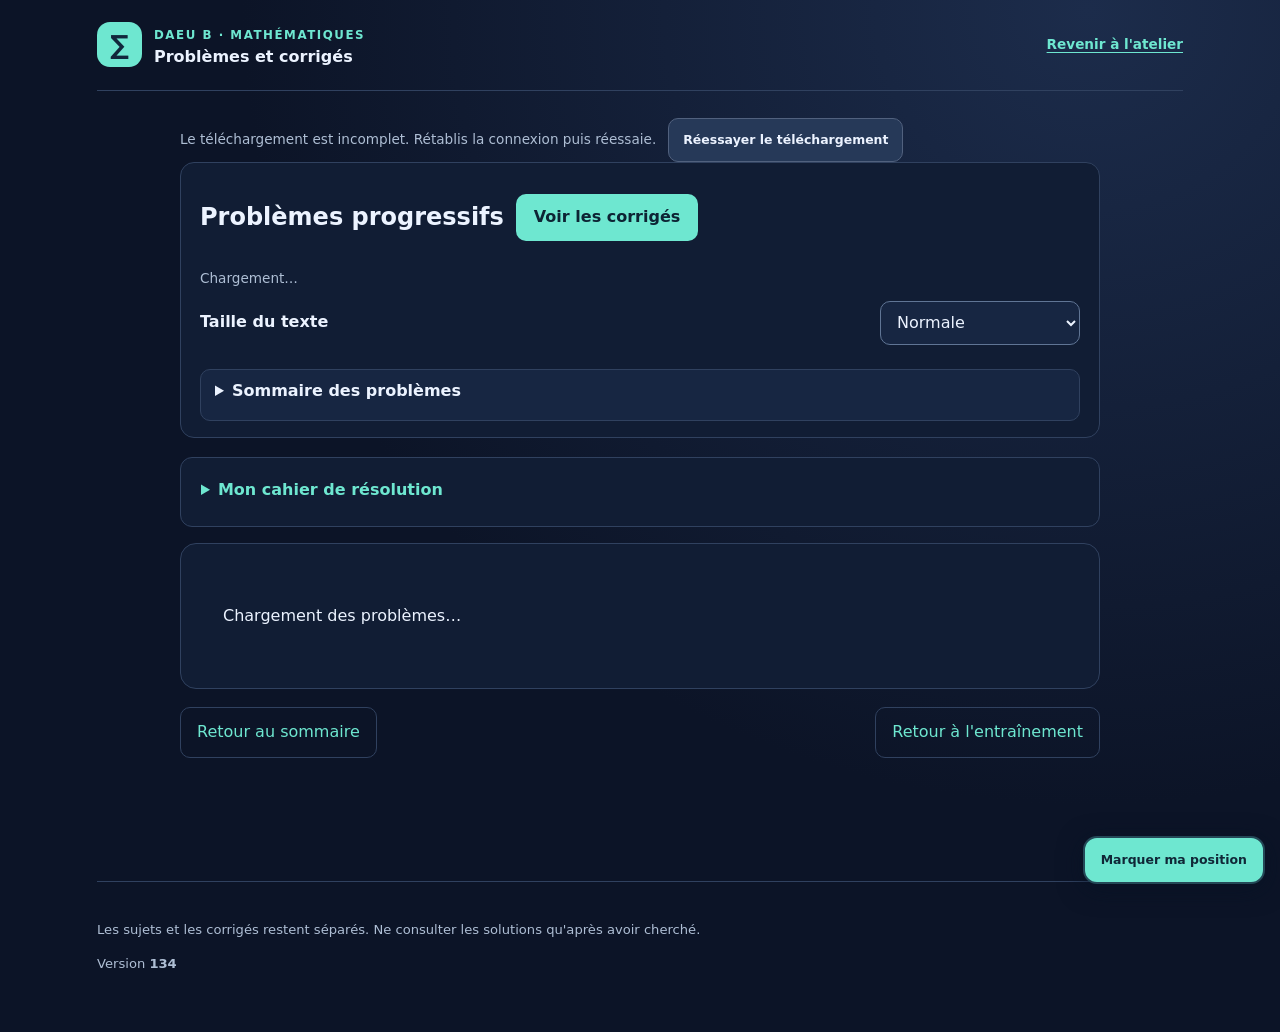
<file: app/problems.html>
<!doctype html>
<html lang="fr">
<head>
<meta charset="utf-8">
<meta name="viewport" content="width=device-width,initial-scale=1">
<meta name="theme-color" content="#101b33">
<meta name="description" content="8 problèmes de mathématiques DAEU B et leurs 37 corrections détaillées, consultables hors ligne.">
<meta http-equiv="Content-Security-Policy" content="default-src 'self';base-uri 'self';object-src 'none';script-src 'self';style-src 'self';img-src 'self' data:;font-src 'self';connect-src 'self' https://xxypyvzkciowwseldxhq.supabase.co;worker-src 'self';manifest-src 'self';form-action 'self'">
<link rel="stylesheet" href="./style.css"><link rel="manifest" href="./manifest.json"><link rel="icon" href="./icon.svg" type="image/svg+xml">
<title>Problèmes progressifs · DAEU B</title>
<script defer src="./vendor/showdown-2.1.0.min.js"></script>
<script defer src="./vendor/dompurify.min.js"></script>
<script defer src="./vendor/temml.min.js"></script>
<script type="module" src="./reader-start.mjs"></script>
</head>
<body>
<a class="skip" href="#problemBody">Aller aux problèmes</a>
<div class="layout">
<header class="site-head"><div class="brand"><div class="brand-mark" aria-hidden="true">∑</div><div><span class="brand-small">DAEU B · MATHÉMATIQUES</span><strong>Problèmes et corrigés</strong></div></div><a class="source-link" href="./">Revenir à l'atelier</a></header>
<main class="course-layout" id="readerTop">
<div class="offline-availability"><p id="offlineStatus" class="helper" role="status"></p><button id="offlineRetry" class="subtle small" type="button" hidden>Réessayer le téléchargement</button></div>
<nav class="course-navigation" aria-label="Sujets et corrections">
<h1 id="problemTitle">Problèmes progressifs</h1>
<a id="problemSwitch" class="primary problems-link" href="./problems.html?mode=corriges">Voir les corrigés</a>
<p class="helper" id="problemStatus" role="status">Chargement…</p>
<div class="reader-settings">
<label for="problemTextSize">Taille du texte</label>
<select id="problemTextSize"><option value="normal">Normale</option><option value="large">Grande</option><option value="extra">Très grande</option></select>
</div>
<div class="reader-bookmarks" role="group" aria-label="Signet de lecture">
<button type="button" id="problemBookmarkSave" class="subtle small">Marquer ma position</button>
<button type="button" id="problemBookmarkResume" class="subtle small" hidden>Reprendre ma lecture</button>
<button type="button" id="problemBookmarkClear" class="subtle small" hidden>Effacer le signet</button>
<p id="problemBookmarkStatus" class="helper" role="status" aria-live="polite"></p>
</div>
<details class="reader-outline" id="problemOutline"><summary>Sommaire des problèmes</summary><nav id="problemToc" aria-label="Sections des problèmes"></nav></details>

</nav>
<section id="transferTracking" class="transfer-tracking" tabindex="-1" aria-labelledby="transferTrackingTitle" hidden>
<h2 id="transferTrackingTitle">Mon carnet de raisonnement</h2>
<p class="helper">Rédige la solution avant d’ouvrir le corrigé. Après comparaison, déclare les critères que tu estimes satisfaits. Cette auto-évaluation ne modifie pas les notes automatiques. Elle programme un rappel à J+7 puis J+30.</p>
<div class="field"><label for="transferSelect">Problème suivi</label><select id="transferSelect"></select></div>
<p id="transferStage" class="transfer-stage" role="status" aria-live="polite"></p>
<p id="transferVarietyTip" class="helper"></p>
<nav id="transferSeries" class="transfer-series" aria-label="Choisir la situation A, B ou C du jalon"></nav>
<a id="transferVariantSwitch" href="./problems.html?set=transferts&variante=b" class="reader-section-save">Essayer une situation différente</a>
<form id="transferForm">
<fieldset id="transferRubric">
<legend>Critères observés dans ma rédaction</legend>
<label><input type="checkbox" class="transfer-criterion"> Hypothèses et domaine justifiés</label>
<label><input type="checkbox" class="transfer-criterion"> Méthode expliquée et adaptée</label>
<label><input type="checkbox" class="transfer-criterion"> Calculs et égalités exacts</label>
<label><input type="checkbox" class="transfer-criterion"> Conclusion, signes et unités vérifiés</label>
</fieldset>
<label class="transfer-attest"><input type="checkbox" id="transferAttest" required> J’ai rédigé une solution, puis comparé ma démarche au corrigé.</label>
<button type="submit" id="transferRecord" class="primary">Enregistrer mon auto-évaluation</button>
</form>
<p id="transferNotice" role="status" aria-live="polite"></p>
<p id="transferGlobal" class="helper"></p>
<a href="./" class="transfer-back">Retour au tableau de bord</a>
</section>
<details class="math-notebook-disclosure" id="problemNotebookPanel">
<summary>Mon cahier de résolution</summary>
<section id="problemNotebook" aria-label="Cahier de résolution numérique"></section>
</details>
<article class="course-document" id="problemBody" tabindex="-1"><p>Chargement des problèmes…</p></article>
<nav class="course-footer-nav"><a href="#readerTop">Retour au sommaire</a><a href="./">Retour à l'entraînement</a></nav>
</main>
<footer><p>Les sujets et les corrigés restent séparés. Ne consulter les solutions qu'après avoir cherché.</p><p class="app-version">Version <strong id="appVersion">134</strong> <button type="button" class="subtle small" id="appUpdate" hidden>Vérifier la mise à jour</button></p><p id="appUpdateStatus" role="status"></p></footer>
</div>
</body>
</html>
</file>
<file: app/style.css>
:root{color-scheme:dark;--bg:#0c1427;--panel:#111d34;--panel2:#172642;--ink:#ecf3ff;--muted:#aebed4;--stroke:#30415f;--teal:#6ee7d0;--blue:#91b7ff;--orange:#f3cd8d;--bad:#ffb9b4;--focus:#f9d673;font-family:system-ui,-apple-system,BlinkMacSystemFont,"Segoe UI",sans-serif;font-size:16px;line-height:1.55}
*{box-sizing:border-box}html{scroll-behavior:smooth}body{margin:0;background:radial-gradient(ellipse at 85% 1%,#1c2c4b 0%,var(--bg) 55%);color:var(--ink)}button,input,select{font:inherit}a{color:var(--teal);text-underline-offset:3px}a:hover{text-decoration-thickness:2px}button{cursor:pointer;border:0}button:disabled{opacity:.6;cursor:not-allowed}:focus-visible{outline:3px solid var(--focus);outline-offset:3px}.skip{position:absolute;top:-100px;left:14px;background:#fff;color:#111;padding:12px;z-index:5}.skip:focus{top:12px}.layout{max-width:1130px;margin:auto;padding:0 22px}.site-head{display:flex;align-items:center;justify-content:space-between;gap:10px;padding:22px 0;border-bottom:1px solid var(--stroke)}.brand{display:flex;align-items:center;gap:12px}.brand-mark{display:grid;place-items:center;width:45px;height:45px;border-radius:13px;background:var(--teal);color:#11273c;font-size:26px;font-weight:800}.brand strong{display:block;font-size:1rem;line-height:1.3}.brand-small,.eyebrow{color:var(--teal);font-size:.74rem;letter-spacing:.13em;font-weight:800}.source-link{white-space:nowrap;font-weight:650;font-size:.85rem}.hero{padding:68px 0 56px}.hero h1{font-size:clamp(2.1rem,5.6vw,4.1rem);line-height:1.14;letter-spacing:-.046em;margin:13px 0 16px;max-width:890px}.hero h1 span{color:var(--teal)}.hero>p:not(.eyebrow){max-width:630px;color:var(--muted);font-size:1.12rem}.hero-tags{display:flex;gap:9px;flex-wrap:wrap;margin-top:24px}.hero-tags span{border:1px solid var(--stroke);background:#ffffff08;border-radius:100px;padding:6px 14px;font-size:.82rem;color:#d8e5f6}.overview,.workshop,.catalog,.backup{margin-bottom:42px}.section-header{display:flex;align-items:end;justify-content:space-between;gap:14px;margin-bottom:19px}.section-header h2,.backup h2{font-size:clamp(1.3rem,3vw,1.8rem);letter-spacing:-.025em;line-height:1.18;margin:6px 0 0}.section-header .eyebrow{margin:0}.section-header a{font-size:.88rem}.metrics{display:grid;grid-template-columns:repeat(4,minmax(0,1fr));gap:12px}.metric{border:1px solid var(--stroke);padding:19px 18px;background:var(--panel);border-radius:15px}.metric-label{display:block;color:var(--muted);font-size:.81rem;min-height:43px}.metric strong{display:block;font-size:2rem;line-height:1.15;margin-top:6px;font-variant-numeric:tabular-nums}.meter-label{display:flex;justify-content:space-between;color:var(--muted);font-size:.9rem;margin-top:23px}progress{width:100%;height:9px;accent-color:var(--teal)}.workshop{background:var(--panel);border:1px solid var(--stroke);border-radius:20px;padding:28px}.controls{display:grid;grid-template-columns:1.5fr 1fr auto;align-items:end;gap:13px}.field label,#numericAnswer label{display:block;font-size:.85rem;color:var(--muted);font-weight:650;margin-bottom:6px}.field select,#answer{width:100%;height:47px;padding:9px 12px;color:var(--ink);background:var(--panel2);border:1px solid #52637a;border-radius:10px}.primary{background:var(--teal);color:#0d2434;font-weight:800;border-radius:10px;min-height:47px;padding:10px 18px}.primary:hover{background:#a1f8e6}.subtle{color:var(--ink);background:#263958;border:1px solid #51617e;border-radius:10px;min-height:45px;padding:9px 14px;font-weight:650}.subtle:hover{background:#334c70}.small{font-size:.78rem;min-height:36px}.helper{color:var(--muted);font-size:.85rem;margin:16px 0 0}.notice{padding:12px 14px;border-left:3px solid var(--orange);background:#fff2ce15;margin-top:18px}.quiz,.results{background:#0f192c;border:1px solid #435570;border-radius:15px;padding:23px;margin-top:23px}.quiz-top{display:flex;justify-content:space-between;gap:12px;color:var(--muted);font-size:.87rem}.quiz>progress{margin-top:10px}.quiz h3{font-size:1.35rem;line-height:1.38;margin:22px 0 8px;overflow-wrap:anywhere}.quiz-actions,.backup-actions{display:flex;flex-wrap:wrap;gap:10px;margin-top:18px}.quiz-actions button{flex-grow:0}.hint,.feedback{margin-top:17px;padding:15px;background:#233552;border-radius:10px;border:1px solid #415475}.hint{border-color:var(--orange)}.feedback[data-result="correct"]{border-color:var(--teal)}.feedback[data-result="wrong"]{border-color:var(--bad)}.feedback strong{font-size:1rem}.feedback p{white-space:pre-wrap}.feedback>div{margin-top:16px}fieldset{border:0;padding:0;margin:0}fieldset legend{color:var(--muted);margin:0 0 8px}#choiceList{display:grid;grid-template-columns:1fr 1fr;gap:9px}.option{display:flex;gap:9px;align-items:center;border:1px solid #566681;border-radius:10px;padding:11px;cursor:pointer}.option:has(input:checked){border-color:var(--teal);background:#29504a}.option input{accent-color:var(--teal)}.topic-grid{display:grid;grid-template-columns:repeat(3,minmax(0,1fr));gap:12px}.topic-card{background:var(--panel);border:1px solid var(--stroke);border-radius:14px;padding:18px}.topic-card h3{margin:3px 0 8px;line-height:1.3;font-size:1.03rem}.topic-card p{color:var(--muted);font-size:.84rem;margin:0 0 12px}.topic-card a{font-size:.86rem;font-weight:650}.topic-card .mark{color:var(--teal);font-size:.8rem;font-weight:750}.backup{padding:24px;border:1px dashed #526580;border-radius:13px}.backup p{max-width:780px;color:var(--muted)}.file-button{display:inline-flex;align-items:center;cursor:pointer;background:#293b59;padding:10px 14px;min-height:46px;border-radius:10px;border:1px solid #576882}.danger{color:var(--bad);background:transparent;border:1px solid #7c4a52;padding:10px 14px;border-radius:10px}#importFile{position:absolute;width:1px;height:1px;opacity:0}#importFile:focus-visible+.file-button{outline:2px solid var(--focus)}footer{border-top:1px solid var(--stroke);padding:25px 0 45px;color:var(--muted);font-size:.82rem}[hidden]{display:none!important}@media(max-width:750px){.hero{padding:43px 0 33px}.metrics{grid-template-columns:repeat(2,minmax(0,1fr))}.controls{grid-template-columns:1fr}.controls .primary{width:100%}.topic-grid{grid-template-columns:repeat(2,minmax(0,1fr))}.workshop{padding:20px}.metric-label{min-height:36px}}@media(max-width:490px){.layout{padding:0 14px}.brand-small{font-size:.62rem}.source-link{font-size:.74rem}.brand strong{font-size:.88rem}.hero h1{font-size:2.05rem}.hero>p:not(.eyebrow){font-size:1rem}.topic-grid{grid-template-columns:1fr}.section-header{align-items:start}.section-header .small{font-size:.75rem}.workshop,.quiz{padding:15px}#choiceList{grid-template-columns:1fr}.quiz-actions .primary{width:100%}.metric{padding:14px}.metric strong{font-size:1.7rem}}@media(prefers-reduced-motion:reduce){html{scroll-behavior:auto}}

.exam-area{margin-bottom:42px;background:var(--panel);border:1px solid var(--stroke);border-radius:20px;padding:28px}
.exam-area .section-header{align-items:center}.exam-pill{padding:6px 10px;border:1px solid var(--stroke);border-radius:30px;color:var(--teal);font-size:.79rem;white-space:nowrap}
.exam-intro{margin-top:20px}.exam-intro-controls{grid-template-columns:minmax(190px,1fr) auto}
.exam-active{margin-top:22px;background:#0e192d;border:1px solid #425676;border-radius:13px;padding:19px}
.exam-status{display:flex;justify-content:space-between;align-items:center;gap:18px;flex-wrap:wrap;border-bottom:1px solid var(--stroke);padding-bottom:18px}
.exam-status h3{margin:4px 0 0;font-size:1.13rem}.exam-time-wrap{text-align:right;color:var(--muted);font-size:.83rem}
.exam-time-wrap strong{display:block;color:var(--teal);font-size:1.7rem;letter-spacing:.035em;font-variant-numeric:tabular-nums}
.exam-nav{display:flex;gap:8px;flex-wrap:wrap;margin:18px 0}.exam-nav button{min-width:47px}.exam-active-tab{background:#286353;color:#fff;border:1px solid var(--teal)}
.exam-context{border-left:3px solid var(--blue);background:#233350;padding:12px 15px;border-radius:7px;white-space:pre-wrap}
.exam-question{border:1px solid var(--stroke);border-radius:12px;padding:15px;margin:12px 0}
.exam-question legend{padding:0 8px;color:var(--teal);font-size:.86rem;font-weight:700}
.exam-prompt{margin:4px 0 12px;font-weight:650}
.exam-input{border:1px solid #647792;background:var(--panel2);border-radius:10px;color:var(--ink);width:100%;max-width:460px;padding:11px;min-height:46px}
.exam-format-warning{color:var(--bad);margin:6px 0 0;font-size:.9rem}
.exam-input[aria-invalid="true"]{border-color:var(--bad)}
.exam-options{display:grid;gap:9px;grid-template-columns:1fr}.exam-notes{margin-top:21px}
.exam-notes label{display:block;margin-bottom:7px;color:var(--muted);font-size:.9rem}
.exam-notes textarea{width:100%;border:1px solid #647792;border-radius:10px;background:var(--panel2);color:var(--ink);padding:12px;resize:vertical;min-height:110px}
.exam-actions{margin-top:20px;display:flex;flex-wrap:wrap;gap:10px}
.exam-result{padding:22px 0}.exam-result h3#examScore{font-size:3.2rem;margin:3px 0;color:var(--teal)}
.exam-result>p:not(.eyebrow){color:var(--muted)}
.exam-review-group{border:1px solid var(--stroke);border-radius:12px;margin:13px 0;background:#15243c;padding:13px}
.exam-review-group summary{font-weight:700;cursor:pointer;padding:6px}
.exam-review-item{padding:12px;border-top:1px solid var(--stroke)}.exam-review-item p{white-space:pre-wrap;margin:7px 0}
.exam-user-notes{white-space:pre-wrap;overflow-wrap:anywhere}.exam-method{font-size:.87rem;color:var(--teal)}
.exam-history{border-top:1px solid var(--stroke);margin-top:22px;padding-top:18px}
.exam-history h3{font-size:1.02rem}.exam-history-row{display:flex;align-items:center;justify-content:space-between;gap:12px;border-bottom:1px solid var(--stroke);padding:11px 0}
.exam-history-row span{font-size:.86rem}
@media(max-width:700px){.exam-area{padding:16px}.exam-active{padding:14px}.exam-intro-controls{grid-template-columns:1fr}.exam-history-row{align-items:flex-start;flex-direction:column}.exam-time-wrap strong{font-size:1.4rem}}

.exam-remediation{display:flex;gap:12px;flex-wrap:wrap;align-items:center;margin:13px 0}.exam-remediation a{font-size:.85rem}

.exam-reasoning-guide{margin:14px 0;padding:12px 14px;border:1px solid #527a82;border-radius:12px;background:#102e39}
.exam-reasoning-guide summary{font-weight:750;color:var(--teal);cursor:pointer}
.exam-reasoning-step{padding:13px 0;border-top:1px solid #3a6570}
.exam-reasoning-step h4{font-size:.95rem;margin:0 0 8px;line-height:1.45}
.exam-reasoning-step p{white-space:pre-wrap;margin:6px 0 12px}
.exam-reasoning-step a{display:inline-block;font-size:.83rem;margin-top:7px}
.exam-check-label{display:flex;gap:11px;align-items:center;padding:11px;background:#274653;border-radius:9px;cursor:pointer}
.exam-check-label input{width:22px;height:22px;flex-shrink:0;accent-color:var(--teal)}
.exam-reasoning-status{font-weight:650;color:var(--teal)}
.exam-analytics{border-top:1px solid var(--stroke);margin-top:20px;padding-top:18px}
.exam-analytics h3{font-size:1.05rem}
.exam-analytics h4{margin:14px 0 7px;font-size:.95rem}
.exam-analytics-intro{color:var(--ink);font-weight:650}
.exam-warning{color:var(--orange);border-left:3px solid var(--orange);padding:9px 11px;background:#4a39231a}
.exam-weakness-list{padding-left:25px}.exam-weakness-list li{padding:6px 0}
.exam-weakness-list a{display:block;font-size:.85rem;margin-top:2px}

.problems-callout{display:flex;align-items:center;justify-content:space-between;gap:24px;margin:34px 0 40px;border:1px solid var(--stroke);border-radius:18px;padding:22px;background:var(--panel2)}.problems-callout h2{margin:5px 0 8px;font-size:1.4rem}.problems-callout p:not(.eyebrow){margin:0;color:var(--muted);max-width:650px}.problems-actions{display:flex;gap:10px;flex-wrap:wrap;justify-content:flex-end}.problems-link{display:inline-flex;align-items:center;justify-content:center;text-decoration:none;white-space:nowrap}@media(max-width:670px){.problems-callout{flex-direction:column;align-items:stretch}.problems-actions{flex-direction:column;align-items:stretch}.problems-link{justify-content:center;white-space:normal}}

/* Un avertissement hors du contenu inerte préserve le bouton de recharge. */
.sync-warning:not([hidden]){display:flex;align-items:center;justify-content:space-between;flex-wrap:wrap;gap:18px;background:#543b21;border:2px solid #e7ae62;color:#fff;padding:16px 20px;margin:14px 0 20px;border-radius:12px}
.sync-warning strong{font-weight:800}.sync-warning p{margin:8px 0 0;font-size:.9rem;max-width:680px}
.sync-warning button{flex-shrink:0}
@media(max-width:640px){.sync-warning button{width:100%}}

/* Bibliothèque locale et lecture mathématique sans service distant. */
.course-library{margin:30px 0 35px}
.course-library-grid{display:grid;grid-template-columns:repeat(auto-fit,minmax(min(260px,100%),1fr));gap:7px 20px}
.course-library-entry{display:block;border:1px solid var(--stroke);border-radius:9px;padding:10px 12px;text-decoration:none}
.course-library-entry:hover{background:var(--panel2)}
.course-layout{max-width:920px;margin:0 auto;padding:27px 0 50px}
.course-navigation{display:flex;align-items:center;flex-wrap:wrap;gap:12px;background:var(--panel);border:1px solid var(--stroke);border-radius:14px;padding:16px 19px;margin-bottom:19px}
.course-navigation label{font-weight:700}
.course-navigation select{flex:1 1 320px;max-width:100%;min-height:46px;padding:10px 12px;border:1px solid #607595;border-radius:10px;background:var(--panel2);color:var(--ink)}
.course-navigation p{flex-basis:100%;margin:0}
.course-document{background:var(--panel);border:1px solid var(--stroke);border-radius:16px;padding:clamp(18px,4vw,42px);overflow-wrap:anywhere}
.course-document h1{font-size:clamp(1.6rem,5vw,2.4rem);line-height:1.2;margin:0 0 20px;letter-spacing:-.02em}
.course-document h2{font-size:clamp(1.22rem,3.5vw,1.65rem);margin:36px 0 13px;color:var(--teal);line-height:1.3}
.course-document h3{font-size:1.12rem;margin:27px 0 9px}
.course-document p,.course-document li{line-height:1.8}
.course-document ul,.course-document ol{padding-left:1.5rem}
.course-document li{margin-bottom:8px}
.course-document blockquote{border-left:3px solid var(--teal);padding-left:18px;color:var(--muted);margin-left:0}
.course-document code{background:var(--panel2);padding:2px 6px;border-radius:5px}
.course-document pre{overflow:auto;background:var(--panel2);padding:12px;border-radius:8px}
.course-document table{display:block;overflow-x:auto;border-collapse:collapse;max-width:100%;margin:18px 0 24px;font-size:.92rem}
.course-document th,.course-document td{border:1px solid var(--stroke);padding:10px 12px;text-align:left;vertical-align:top;min-width:75px}
.course-document th{background:var(--panel2)}
.course-document hr{border:0;border-top:1px solid var(--stroke);margin:28px 0}
.course-math-inline{display:inline-block;max-width:100%;overflow-x:auto;overflow-y:hidden;vertical-align:middle}
.course-math-block{display:block;max-width:100%;overflow-x:auto;overflow-y:hidden;text-align:center;margin:18px auto;padding:10px 0}
.course-math-block math{font-size:1.08em;width:max-content;margin-inline:auto}
.course-math-block[tabindex]{text-align:start}
:is(.course-math-inline,.course-math-block):focus-visible{outline:3px solid var(--focus);outline-offset:2px}
.course-math-fallback{font-family:monospace;white-space:pre-wrap;color:var(--orange)}
.course-footer-nav{display:flex;justify-content:space-between;gap:12px;flex-wrap:wrap;margin:18px 0}
.course-footer-nav a{border:1px solid var(--stroke);border-radius:10px;padding:12px 16px;max-width:100%;text-decoration:none}
@media(max-width:640px){.course-layout{padding-top:16px}.course-document{padding:18px}.course-navigation{padding:12px}.course-document table{font-size:.82rem}}

/* Accès direct cours → entraînement sur ordinateur et mobile. */
.course-actions{display:flex;align-items:center;gap:12px;flex-wrap:wrap;width:100%}
.course-actions .primary{min-height:44px;white-space:normal;text-align:center}
.course-secondary-link{display:inline-flex;align-items:center;min-height:44px;padding:10px 12px;border:1px solid var(--stroke);border-radius:10px;text-decoration:none}
.course-secondary-link:hover{background:var(--panel2)}
@media(max-width:460px){.course-actions{align-items:stretch;flex-direction:column}.course-actions a{justify-content:center;width:100%}}


/* v20 : lecture accessible et taille agrandie sans toucher au stockage des copies. */
.reader-settings{display:flex;align-items:center;justify-content:space-between;gap:12px;flex-wrap:wrap;width:100%}
.reader-settings label{font-weight:700}
.reader-settings select{flex:0 1 200px;min-width:170px;min-height:44px}
.reader-outline{width:100%;background:var(--panel2);border:1px solid var(--stroke);border-radius:10px;padding:9px 14px}
.reader-outline summary{cursor:pointer;font-weight:700;min-height:32px}
.reader-outline nav ol{margin:12px 0 8px;padding-left:1.5rem;display:grid;gap:6px}
.reader-outline nav a{display:inline-block;padding:5px 2px;line-height:1.45}
.course-document[data-reading-size="large"]{font-size:1.15rem}
.course-document[data-reading-size="extra"]{font-size:1.31rem}
.course-document[data-reading-size="large"] h2{font-size:1.75rem}
.course-document[data-reading-size="extra"] h2{font-size:1.9rem}
.course-document[data-reading-size="large"] h3{font-size:1.3rem}
.course-document[data-reading-size="extra"] h3{font-size:1.45rem}
.course-document :is(h2,h3):focus{outline:3px solid var(--focus);outline-offset:5px;border-radius:3px}
.course-document :is(h2,h3)[id]{scroll-margin-top:16px}
.reader-outline-subsection{margin-left:15px;font-size:.92em}
@media(max-width:460px){.reader-settings{flex-direction:column;align-items:stretch}.reader-settings select{flex:initial;width:100%}.course-document[data-reading-size="extra"] h2{font-size:1.6rem}}

/* v21 : signets explicites sans suivi de lecture en arrière-plan. */
.reader-bookmarks{display:flex;align-items:center;gap:8px;flex-wrap:wrap;width:100%}
.reader-bookmarks button{min-height:44px;max-width:100%;white-space:normal;text-align:left}
.reader-bookmarks p{flex-basis:100%;margin:0}
@media(max-width:460px){.reader-bookmarks button{flex:1 1 100%}}

/* v22 : sauvegarde flottante au niveau de la section lue. */
#courseBookmarkSave,#problemBookmarkSave{
  position:fixed;right:max(15px,env(safe-area-inset-right));bottom:max(16px,env(safe-area-inset-bottom));
  z-index:12;max-width:min(80vw,280px);min-height:48px;
  padding:11px 16px;border-radius:14px;
  background:var(--teal);color:#102737;border:2px solid #244957;
  box-shadow:0 5px 24px #071224bb;font-weight:750;text-align:center;
}
#courseBookmarkSave:hover,#problemBookmarkSave:hover{background:#a2f4e6}
#courseBookmarkStatus:not(:empty),#problemBookmarkStatus:not(:empty){
  position:fixed;right:15px;bottom:85px;z-index:13;pointer-events:none;
  width:max-content;max-width:min(85vw,340px);padding:10px 13px;
  background:var(--panel2);color:var(--ink);
  border:1px solid var(--teal);border-radius:10px;box-shadow:0 4px 22px #0008
}
.course-layout{padding-bottom:max(105px,calc(105px + env(safe-area-inset-bottom)))}
@media(prefers-reduced-motion:reduce){.course-layout{scroll-behavior:auto}}

/* Recherche locale, ouverte seulement sur demande pour éviter d'alourdir le lecteur. */
.course-search-panel{width:100%;border:1px solid var(--stroke);border-radius:10px;padding:10px 14px;background:var(--panel2)}
.course-search-panel summary{cursor:pointer;font-weight:700;padding:4px 0}
.course-search-panel form{display:flex;flex-direction:column;gap:8px;margin-top:14px}
.course-search-controls{display:flex;gap:8px;flex-wrap:wrap}
.course-search-controls input{flex:1 1 220px;min-width:0;border:1px solid #607595;background:var(--panel);color:var(--ink);min-height:44px;border-radius:9px;padding:9px 12px}
.course-search-controls button{min-height:44px}
#courseSearchResults{margin:8px 0;padding-left:1.4rem}
#courseSearchResults li{padding:9px 0;border-top:1px solid var(--stroke)}
#courseSearchResults a{font-weight:750}
#courseSearchResults p{margin:4px 0;font-size:.91rem;overflow-wrap:anywhere;line-height:1.55}
@media(max-width:460px){.course-search-controls{flex-direction:column}.course-search-controls input{flex:initial;width:100%}.course-search-controls button{width:100%}}

/* Marquer exactement le titre consulté sans devoir remonter en haut du document. */
.reader-section-save{display:inline-flex;align-items:center;min-height:40px;margin:0 0 10px;padding:7px 12px;border:1px solid var(--stroke);border-radius:9px;background:var(--panel2);color:var(--teal);font-size:.82rem;font-weight:650}
.reader-section-save:hover{border-color:var(--teal)}
.reader-section-save:focus-visible{outline:3px solid var(--focus);outline-offset:3px}


/* v25 : progression par jalon, repli mobile à une colonne. */
.learning-path{margin:0 0 42px;padding:25px;background:var(--panel);border:1px solid var(--stroke);border-radius:20px}
.learning-path .section-header{margin-bottom:10px}
.learning-path>.helper{margin:0 0 15px}
.path-next{padding:18px;border:1px solid #3f6575;background:#14283b;border-radius:14px}
.path-next h3{font-size:1.03rem;line-height:1.35;margin:0 0 8px}
.path-next p{color:var(--muted);margin:0 0 12px;font-size:.92rem}
.path-buttons{display:flex;align-items:center;gap:15px;flex-wrap:wrap}
.path-buttons a{font-weight:650}
.path-diagnostic{margin:16px 0}
.path-diagnostic .helper{margin:9px 0 0;max-width:690px}
.jalon-panel{border-top:1px solid var(--stroke);padding-top:13px}
.jalon-panel>summary{cursor:pointer;font-weight:700;min-height:44px;padding:8px 0}
.jalon-grid{list-style:none;display:grid;grid-template-columns:repeat(2,minmax(0,1fr));gap:11px;margin:12px 0 0;padding:0}
.jalon-entry{background:var(--panel2);border:1px solid var(--stroke);padding:15px;border-radius:12px;min-width:0}
.jalon-entry h3{font-size:.96rem;margin:0 0 7px}
.jalon-entry .jalon-status{font-size:.83rem;color:var(--muted);margin:0 0 11px}
@media(max-width:680px){.learning-path{padding:17px}.jalon-grid{grid-template-columns:1fr}.path-buttons .primary{width:100%}}


/* Préparation guidée : état de prérequis et transfert par jalon. */
.path-prerequisites,.jalon-pre{font-size:.84rem;line-height:1.5;color:var(--muted);overflow-wrap:anywhere}
.path-next>.subtle{margin:0 0 12px}
.jalon-entry .jalon-pre{margin:2px 0 12px}
.jalon-entry .path-buttons{gap:10px}
.jalon-entry .path-buttons a{font-size:.84rem}


/* Carnet d'auto-évaluation des problèmes de transfert, sans points automatiques. */
.transfer-tracking{border:1px solid var(--stroke);border-radius:16px;padding:22px;margin:25px 0;background:var(--panel)}
.transfer-tracking h2{font-size:1.22rem;margin:0 0 8px}
.transfer-tracking .field{margin:17px 0;max-width:410px}
.transfer-tracking .field select{width:100%;min-height:46px;padding:8px 12px;border-radius:10px;background:var(--panel2);color:var(--ink);border:1px solid #657797}
.transfer-stage{padding:13px;background:var(--panel2);border-left:3px solid var(--teal);border-radius:8px;font-size:.9rem}
#transferRubric{display:grid;gap:10px;padding:12px 0}
#transferRubric legend{font-weight:700;color:var(--ink)}
#transferRubric label{display:flex;gap:11px;align-items:center;min-height:41px}
#transferRubric input,.transfer-attest input{width:19px;height:19px;flex-shrink:0;accent-color:var(--teal)}
.transfer-attest{display:flex;gap:11px;align-items:flex-start;margin:12px 0 18px;font-size:.91rem}
#transferNotice{font-size:.9rem;min-height:1.4em;color:var(--orange)}
.transfer-back{font-size:.85rem}
@media(max-width:600px){.transfer-tracking{padding:15px}#transferRecord{width:100%}}


/* Sélection explicite des trois situations, avec l'actuelle identifiée. */
.transfer-series{display:flex;flex-wrap:wrap;gap:9px;margin:12px 0 4px}
.transfer-series a{display:inline-flex;align-items:center;justify-content:center;min-height:42px;padding:8px 14px;border-radius:10px;border:1px solid var(--stroke);background:var(--panel2);color:var(--ink);font-weight:700;text-decoration:none}
.transfer-series a[aria-current="page"]{border-color:var(--teal);color:var(--teal);background:#21443f}
.transfer-series a:focus-visible{outline:3px solid var(--focus);outline-offset:2px}


/* v25.6 — reprises de rédaction échues, triées par date et lisibles au téléphone. */
.transfer-due{border:1px solid var(--stroke);background:var(--panel2);padding:16px;border-radius:14px;margin:13px 0 18px}
.transfer-due h3{margin:0 0 10px;font-size:1rem}
.transfer-due ol{margin:0;padding:0;list-style:none;display:grid;gap:8px}
.transfer-due-entry{border-left:3px solid var(--teal);padding:9px 10px;background:var(--panel);border-radius:7px}
.transfer-due-entry a{font-weight:750;overflow-wrap:anywhere}
.transfer-due-entry p{font-size:.85rem;color:var(--muted);margin:7px 0 0}
.transfer-due details{margin-top:8px}
.transfer-due summary{min-height:44px;padding:10px 0;color:var(--teal);cursor:pointer}
.transfer-due-entry .reader-section-save{display:block;margin-top:6px}


/* v26 — contrôle des champs de la copie, sans fuite du corrigé ni faux acquis. */
.exam-draft-overview{border:1px solid var(--stroke);border-radius:14px;background:var(--panel2);padding:13px 16px;margin:13px 0}
.exam-draft-overview h4{font-size:1rem;margin:0 0 6px}
.exam-draft-overview p{font-size:.88rem;margin:6px 0 10px;line-height:1.5}
.exam-draft-overview details>summary{cursor:pointer;font-weight:650;padding:8px 0}
.exam-draft-sections{display:grid;gap:8px;padding:9px 0}
.exam-draft-section{display:block;width:100%;text-align:left;min-height:44px;white-space:normal}
.exam-draft-section[aria-current="step"]{outline:2px solid var(--teal);outline-offset:1px}
@media(max-width:480px){.exam-draft-overview{padding:11px}.exam-draft-overview p{font-size:.84rem}}


/* v26.2 — gabarit auditable avant de commencer l'examen. */
.exam-blueprint{margin:12px 0 16px;padding:13px 16px;border-radius:13px;background:var(--panel2);border:1px solid var(--stroke)}
.exam-blueprint h3{font-size:1rem;margin:0 0 8px}
.exam-blueprint ol{margin:8px 0;padding-left:23px;line-height:1.55}
.exam-blueprint li{padding:3px 0}
.exam-blueprint .helper{font-size:.85rem;margin:8px 0}
@media(max-width:480px){.exam-blueprint{padding:12px}.exam-blueprint li{font-size:.87rem}}


/* v26.4 — parcours de consolidation relié aux banques d'exercices réellement présentes. */
.exam-consolidation{border:1px solid var(--stroke);background:var(--panel2);border-radius:14px;padding:16px;margin:16px 0}
.exam-consolidation h3{margin:0 0 10px;font-size:1.02rem}
.exam-consolidation>ol{list-style:decimal;margin:10px 0;padding-left:25px;display:grid;gap:12px}
.exam-consolidation-item{padding:12px 14px;border:1px solid var(--stroke);background:var(--panel);border-radius:10px;overflow-wrap:anywhere}
.exam-consolidation-item>p{margin:8px 0;font-size:.85rem}
.exam-consolidation-actions{display:flex;gap:12px;flex-wrap:wrap;margin-top:9px}
.exam-consolidation-actions a{display:inline-flex;align-items:center;min-height:44px;font-weight:700;overflow-wrap:anywhere}
@media(max-width:480px){.exam-consolidation{padding:11px}.exam-consolidation-actions{display:grid;gap:4px}}

.exam-consolidation>details{margin-top:8px}
.exam-consolidation>details>summary{cursor:pointer;font-weight:700;padding:10px 0}
.exam-consolidation>details>ol{list-style:decimal;margin:4px 0 12px;padding-left:25px;display:grid;gap:12px}

/* v27 — accueil lisible sur Android et reprise sécurisée du premier entraînement. */
.getting-started{margin:20px 0 26px;padding:20px;border:1px solid var(--stroke);border-radius:16px;background:var(--panel)}
.getting-started h2{margin:0}.getting-started>.helper{margin:9px 0}
.first-steps{display:grid;grid-template-columns:repeat(3,minmax(0,1fr));gap:14px;list-style:none;margin:16px 0;padding:0}
.first-steps li{padding:15px;border:1px solid var(--stroke);border-radius:12px;background:var(--panel2);min-width:0}
.first-steps strong{display:block}.first-steps li p{font-size:.88rem;line-height:1.5;color:var(--muted);min-height:66px;margin:10px 0}
.first-steps button,.first-action{display:inline-flex;align-items:center;justify-content:center;text-align:center;min-height:44px;border-radius:10px;padding:10px 12px;font-weight:700;text-decoration:none}
.first-steps button{width:100%}
.first-action{border:1px solid var(--stroke);background:var(--panel);color:var(--teal);width:100%}
.first-action:hover{border-color:var(--teal)}
@media(max-width:720px){.first-steps{grid-template-columns:1fr}.first-steps li p{min-height:0}.getting-started{padding:14px;margin:14px 0}}

.optional-backup{width:100%;border:1px solid var(--stroke);border-radius:10px;padding:10px}
.optional-backup summary{cursor:pointer;font-weight:650}
.optional-backup button,.optional-backup .file-button{margin:10px 6px 4px 0}

/* v28 — synchronisation optionnelle gratuite et conflits explicitement arbitrés */
.cloud-panel{margin:18px 0;padding:18px;border-radius:14px;border:1px solid var(--stroke);background:var(--panel)}
.cloud-panel h2{margin-top:0}.cloud-panel>p{color:var(--muted)}
.cloud-fields{display:flex;flex-wrap:wrap;align-items:end;gap:12px}
.cloud-fields .field{min-width:185px;flex:1}
.cloud-fields input{width:100%;max-width:100%;min-height:44px}
.cloud-fields button{min-height:44px}
.cloud-conflict{border:1px solid var(--orange);border-radius:10px;padding:14px;margin:14px 0}
.cloud-conflict p{margin:6px 0 12px}.cloud-conflict button{margin:4px;min-height:44px}
@media(max-width:560px){.cloud-panel{padding:12px}.cloud-fields{display:grid}.cloud-fields button{width:100%}}

.cloud-fields[hidden],#cloudSigned[hidden],#cloudConflict[hidden]{display:none!important}

#quizAnswerError:empty,#hint:empty{margin:0;padding:0;border:0}
.feedback h4{margin:0;font-size:1rem}
.feedback .quiz-actions{align-items:center}

/* Cahier de mathématiques sur téléphone : rédaction en colonnes et clavier symbolique. */
.math-notebook{margin:18px 0;padding:14px;border:1px solid var(--stroke);border-radius:14px;background:var(--panel)}
.math-notebook h4{margin:0 0 6px}.math-notebook .helper{margin:6px 0 12px}
.math-notebook-keypad{display:flex;flex-wrap:wrap;gap:6px;margin:10px 0}
.math-notebook-keypad button{min-width:44px;min-height:44px;padding:8px 10px}
.math-notebook-editor{display:block;width:100%;min-height:210px;resize:vertical;font-family:ui-monospace,SFMono-Regular,Consolas,monospace;font-size:16px;line-height:1.7;white-space:pre;tab-size:4}

/* Cahier au doigt/stylet : pages à proportions de feuille, quadrillage réel. */
.math-notebook-pages{display:flex;flex-wrap:wrap;align-items:center;gap:7px;margin:10px 0}
.math-notebook-pages button{min-height:42px}
.math-notebook-page-indicator{margin-left:auto}
.math-notebook-sheet-viewport{width:100%;max-width:100%;height:min(78vh,1000px);min-height:420px;overflow:auto;overscroll-behavior:contain;border:2px solid #8398b0;border-radius:8px;background:#fff;scrollbar-width:thin}
.math-notebook-canvas{display:block;width:1260px;max-width:none;height:auto;aspect-ratio:3 / 4;background:white;touch-action:none;cursor:crosshair;user-select:none;-webkit-user-select:none}
.math-notebook-canvas.is-panning{touch-action:pan-x pan-y;cursor:grab}
.math-notebook-canvas.is-erasing{cursor:cell}

.math-notebook-view-tools{display:flex;flex-wrap:wrap;gap:8px;margin:10px 0}
.math-notebook-view-tools button{min-height:44px}
.math-notebook-view-tools button[aria-pressed="true"]{background:var(--teal);color:#0d2434}
@media(max-width:440px){.math-notebook-view-tools button{flex:1 1 auto}}
.math-notebook-equations{margin:16px 0;padding:15px;border:1px solid #486b8a;border-radius:12px;background:#182b45}
.math-notebook-equations h5{margin:0;color:var(--teal);font-size:1rem}
.math-notebook-equations>button{min-height:48px;margin-top:12px}
.math-notebook-equations-candidate{border-top:1px solid var(--stroke);padding-top:13px;margin-top:12px}
.math-notebook-equations-final{margin:13px 0;padding:12px 0;border-top:1px solid var(--stroke);border-bottom:1px solid var(--stroke)}
.math-notebook-equations-final button{width:100%;min-height:54px;font-weight:700}
.math-notebook-equations-final p{margin:0 0 10px}

.math-notebook-ink-edit-toggle{display:block;width:100%;min-height:48px;margin:12px 0}
.math-notebook-ink-editor{margin:12px 0;padding:12px;border:1px solid #65849e;border-radius:10px;background:#20394e}
.math-notebook-ink-chars,.math-notebook-ink-symbols,.math-notebook-ink-edit-tools{display:flex;flex-wrap:wrap;gap:5px;margin:10px 0}
.math-notebook-ink-chars button{min-width:35px;min-height:45px;padding:6px 8px;font-size:1.05rem;font-family:monospace}
.math-notebook-ink-chars button[aria-pressed=true]{outline:3px solid #ffcf70;outline-offset:1px}
.math-notebook-ink-chars button.unreadable{color:#301800;background:#ffcf70;font-weight:900}
.math-notebook-ink-symbols button{min-width:44px;min-height:46px;font-size:1.1rem}
.math-notebook-ink-edit-tools button{min-height:44px}
.math-notebook-ink-edit-tools [aria-pressed=true]{background:var(--teal);color:#0d2434}
@media(max-width:550px){.math-notebook-ink-edit-tools button{flex:1 1 100%}}
.math-notebook-equations-transcript{background:#f5f9ff;color:#18283c;border-radius:8px;border:1px solid #9faec3;padding:12px;overflow:auto;max-width:100%;font:600 1.05rem/1.65 ui-monospace,SFMono-Regular,Consolas,monospace;white-space:pre}
.math-notebook-equations-actions{display:flex;flex-wrap:wrap;gap:9px;margin-top:13px}
.math-notebook-equations-actions button{min-height:48px}
.math-notebook-equations .math-notebook-feedback{margin-top:15px}
@media(max-width:550px){.math-notebook-equations>button,.math-notebook-equations .math-notebook-equations-actions button{width:100%}}
.math-notebook-recognition{border:1px solid #45687b;border-radius:12px;padding:14px;margin:15px 0;background:#183346}
.math-notebook-recognition h5{margin:0 0 5px;color:var(--teal);font-size:1rem}
.math-notebook-recognition>button{margin-top:12px;min-height:48px}
.math-notebook-recognition-candidate{border-top:1px solid var(--stroke);margin-top:12px;padding-top:12px}
.math-notebook-recognition-candidate>strong{display:block;font-size:1.25rem;color:var(--teal);overflow-wrap:anywhere}
.math-notebook-recognition-actions{display:flex;flex-wrap:wrap;gap:9px;margin-top:13px}
.math-notebook-recognition-actions button{min-height:48px}
@media(max-width:550px){.math-notebook-recognition>button,.math-notebook-recognition-actions button{width:100%}}
.math-notebook-quick-validate{display:block;width:100%;margin:12px 0 16px;min-height:54px}.math-notebook-manual{margin:16px 0;padding:14px;border:1px solid var(--stroke);border-radius:12px;background:var(--panel2)}
.math-notebook-manual h5{margin:0 0 6px;font-size:1rem}
.math-notebook-manual button{min-height:46px}
.math-notebook-manual-comparison{padding-top:14px;border-top:1px solid var(--stroke);margin-top:12px}
.math-notebook-expected,.math-notebook-explanation{white-space:pre-wrap;overflow-wrap:anywhere;margin:8px 0 16px;line-height:1.6}
.math-notebook-expected{font-size:1.15rem;color:var(--teal);font-weight:700}
.math-notebook-manual-decisions{display:flex;flex-wrap:wrap;gap:10px;margin-top:12px}
@media(max-width:550px){.math-notebook-manual-decisions{flex-direction:column}.math-notebook-manual-decisions button,.math-notebook-manual>button{width:100%}}
.math-notebook-editor-disclosure{margin-top:18px;border:1px solid var(--stroke);border-radius:12px;padding:12px}
.math-notebook-editor-disclosure>summary{min-height:44px;cursor:pointer;font-weight:700;padding:7px 0;color:var(--teal)}
.math-notebook-status{min-height:1.3em}
@media(max-width:440px){.math-notebook{padding:10px}.math-notebook-keypad button{min-width:41px}.math-notebook-page-indicator{margin:0 auto}}

.math-notebook-templates{display:flex;flex-wrap:wrap;gap:7px;margin:12px 0}
.math-notebook-templates button{min-height:44px;border:1px solid var(--stroke)}
.math-notebook-templates button:focus-visible{outline:3px solid var(--teal);outline-offset:2px}

/* Ne pas masquer le début des cours par une grande feuille : ouverture à la demande. */
.math-notebook-disclosure{margin:16px 0;border:1px solid var(--stroke);border-radius:12px;padding:12px;background:var(--panel)}
.math-notebook-disclosure > summary{font-weight:700;cursor:pointer;min-height:44px;display:list-item;padding:8px;color:var(--teal)}
.math-notebook-disclosure .math-notebook{margin:8px 0 0}

/* Vérification pédagogique locale : états explicités et lisibles sur Android. */
.math-notebook-checker{margin:14px 0;padding:12px;border:1px solid var(--stroke);border-radius:12px;background:var(--panel2)}
.math-notebook-checker h5{font-size:1rem;margin:0 0 5px}
.math-notebook-checker button{min-height:44px}
.math-notebook-feedback{margin-top:10px}
.math-notebook-review-list{padding-left:23px;display:grid;gap:9px}
.math-notebook-review-list li{line-height:1.5;overflow-wrap:anywhere}
.math-notebook-review-list li[data-result="error"]{color:var(--bad)}
.math-notebook-review-list li[data-result="ok"]{color:var(--teal)}
.math-notebook-review-list li[data-result="unsupported"]{color:var(--orange)}
.math-notebook-review-list li[data-result="info"]{color:var(--muted)}

/* Aperçu MathML sans réseau : les calculs restent éditables dans la zone texte. */
.math-notebook-preview{margin:12px 0 16px;border:1px solid var(--stroke);border-radius:12px;overflow:hidden}
.math-notebook-preview>summary{cursor:pointer;min-height:44px;padding:12px 14px;font-weight:650}
.math-notebook-preview-body{display:grid;gap:6px;max-height:340px;overflow:auto;padding:10px 14px 14px;border-top:1px solid var(--stroke)}
.math-preview-line{display:flex;align-items:center;gap:12px;min-height:32px;min-width:0}
.math-preview-number{flex:none;width:2ch;text-align:right;opacity:.58;font-size:.78rem;font-variant-numeric:tabular-nums}
.math-preview-line math{font-size:1.15rem;display:block;max-width:100%;overflow-x:auto;padding:3px 0}
.math-preview-plain{white-space:pre-wrap;overflow-wrap:anywhere;font-family:ui-monospace,SFMono-Regular,Consolas,monospace;font-size:.88rem}

/* v55 : une feuille comme seule surface de travail visible en mode manuscrit. */
.math-notebook.is-paper-only{margin:0;padding:0;border:0;background:transparent}
.math-notebook.is-paper-only .math-notebook-pages,.math-notebook.is-paper-only .math-notebook-view-tools{display:flex;align-items:center;gap:7px;flex-wrap:nowrap;overflow-x:auto;max-width:100%;padding:6px 1px;margin:4px 0;scrollbar-width:thin}
.math-notebook.is-paper-only .math-notebook-pages button,.math-notebook.is-paper-only .math-notebook-view-tools button{flex:0 0 auto;min-height:43px}
.math-notebook.is-paper-only .math-notebook-page-indicator{flex:0 0 auto;margin-left:auto;white-space:nowrap;color:#e9e7df}
.math-notebook.is-paper-only .math-notebook-sheet-viewport{height:min(75dvh,1100px);min-height:420px;border:1px solid #aaa79e;border-radius:3px;background:#fff;box-shadow:0 15px 35px #07101c35}
.math-notebook.is-paper-only .math-notebook-paper{width:100%;max-width:none;min-height:100%;background:#fff;color:#182536}
.math-notebook-paper-heading{padding:32px 54px 22px 66px;border-bottom:1px solid #b8c9dd;background:#fff;color:#16243a;white-space:normal}
.math-notebook-paper-heading>strong{display:block;font-size:24px;line-height:1.4}
.math-notebook-paper-prompt{font-size:23px;line-height:1.55;white-space:pre-wrap;margin:18px 0 0;max-width:1140px;overflow-wrap:anywhere}
.math-notebook-paper-instruction{font-size:15px;color:#65758a;margin:16px 0 0}
.math-notebook.is-paper-only .math-notebook-quick-validate{margin:9px 0 6px;min-height:54px}
.math-notebook.is-paper-only .math-notebook-recognition:not(.paper-shown),.math-notebook.is-paper-only .math-notebook-equations:not(.paper-shown),.math-notebook.is-paper-only .math-notebook-manual:not(.paper-shown){display:none}
.math-notebook.is-read-only .math-notebook-quick-validate,.math-notebook.is-read-only .math-notebook-status{display:none}
.quiz.paper-mode:not([hidden]){position:fixed;inset:0;z-index:1000;margin:0;border:0;border-radius:0;padding:10px clamp(8px,2vw,30px) 22px;background:#202b3b;overflow:auto;overscroll-behavior:contain;display:block}
.quiz.paper-mode .quiz-top{color:#e0e6ef}.quiz.paper-mode>progress{height:4px;margin:3px 0 7px}
.quiz.paper-mode>#questionText,.quiz.paper-mode>#questionHelp,.quiz.paper-mode>#answerForm{display:none!important}
.quiz.paper-mode #quizNotebook{max-width:1400px;margin:auto}
.quiz.paper-mode .feedback{max-width:1400px;margin:15px auto}
.exam-active.paper-exam-active:not([hidden]){position:fixed;inset:0;z-index:1000;margin:0;border:0;border-radius:0;overflow:auto;overscroll-behavior:contain;background:#202b3b;padding:10px clamp(8px,2vw,30px) 22px}
.paper-exam-active>#examSectionTitle,.paper-exam-active>#examContext,.paper-exam-active>#examQuestions,.paper-exam-active>.exam-notes,.paper-exam-active>.exam-draft-overview{display:none!important}
.paper-exam-active>.exam-status,.paper-exam-active>.exam-nav,.paper-exam-active>.exam-actions{max-width:1400px;margin-left:auto;margin-right:auto}
.paper-exam-active #examNotebook{max-width:1400px;margin:auto}
.paper-exam-active .exam-actions{position:sticky;bottom:0;background:#202b3bf2;padding:10px 0}
@media(max-width:600px){.quiz.paper-mode:not([hidden]),.exam-active.paper-exam-active:not([hidden]){padding:7px 7px 12px}.math-notebook.is-paper-only .math-notebook-sheet-viewport{height:calc(100dvh - 230px);min-height:360px}.math-notebook-paper-heading{padding:25px 35px}.math-notebook-paper-prompt{font-size:21px}}
@media(prefers-reduced-motion:reduce){.quiz.paper-mode,.exam-active.paper-exam-active{scroll-behavior:auto}}

/* Les épreuves et corrections conservent la vraie copie sans inventer une note. */
.exam-paper-review{border:1px solid #65758d;border-radius:10px;margin:12px 0;padding:9px;background:#172439}
.exam-paper-review>summary{cursor:pointer;min-height:42px;color:#f0e9d6}
.exam-paper-review .math-notebook-sheet-viewport{height:min(68vh,650px)}
.exam-result h3#examScore{font-size:clamp(1.4rem,4vw,2.2rem)}

/* v56 — immersive paper: just the question, sheet and one collapsible tool tab. */
.quiz.paper-mode:not([hidden]),.exam-active.paper-exam-active:not([hidden]){background:#e8e6e0;color:#18283a;padding:5px clamp(5px,1.5vw,20px) 10px}
.quiz.paper-mode .quiz-top{
  max-width:960px;margin:0 auto;align-items:center;min-height:44px;
  font-size:.8rem;font-weight:700;color:#263c4d
}
.quiz.paper-mode #quizCount{font-variant-numeric:tabular-nums}
.quiz.paper-mode .quiz-top{gap:8px;flex-wrap:wrap}
.quiz.paper-mode #paperUnknown{margin-inline-start:auto}
.quiz.paper-mode #quizTopic,.quiz.paper-mode>progress{display:none}
.quiz.paper-mode :is(#pauseQuiz,#paperUnknown){min-height:44px;background:transparent;color:#263c4d;border-color:#b0bfca}
.quiz.paper-mode #quizNotebook,.quiz.paper-mode .feedback{max-width:960px}
.quiz.paper-mode #quizNotebook .math-notebook-sheet-viewport{height:calc(100dvh - 213px);min-height:260px}
.math-notebook.is-paper-only .math-notebook-paper-bar:not(:empty){
  display:grid;gap:6px;
  padding:6px 0 max(6px,env(safe-area-inset-bottom));
  background:#e8e6e0;
}
.quiz.paper-mode .math-notebook-paper-bar{position:sticky;bottom:0;z-index:16}
.quiz.paper-mode .math-notebook:has(.paper-shown) .math-notebook-paper-bar{position:static}
.quiz.paper-mode .math-notebook-recognition-candidate,
.quiz.paper-mode .math-notebook-equations-candidate,
.quiz.paper-mode .math-notebook-manual [role="status"]{scroll-margin:52px 0 112px}
.math-notebook-paper-modes{display:grid;grid-template-columns:repeat(3,minmax(0,1fr));gap:6px}
.math-notebook.is-paper-only .math-notebook-paper-modes button{
  min-height:44px;background:#fff;color:#23394a;border-color:#aab9c4;
  padding:4px;font-size:.86rem
}
.math-notebook.is-paper-only .math-notebook-paper-modes button[aria-pressed="true"]{
  background:#d5e9ed;border-color:#4a7c8a;color:#173b4a;box-shadow:inset 0 -2px #4a7c8a
}
.math-notebook.is-paper-only :focus-visible{outline-color:#235972}
@media(min-width:660px){
  .math-notebook.is-paper-only .math-notebook-paper-bar:not(:empty){display:flex;align-items:center;justify-content:space-between}
  .math-notebook-paper-modes{min-width:315px}
  .math-notebook.is-paper-only .math-notebook-paper-bar .math-notebook-quick-validate{width:auto;margin:0}
}
.math-notebook.is-paper-only .math-notebook-paper-tools{position:sticky;top:0;z-index:15;display:block;width:max-content;max-width:100%;margin:0 0 4px auto;color:#1f344a}
.math-notebook.is-paper-only .math-notebook-paper-tools>summary{cursor:pointer;display:list-item;list-style:disclosure-closed;min-height:44px;line-height:44px;padding:0 13px;border:1px solid #aab8c9;border-radius:4px;background:#fff;color:#1b3044;font-size:.88rem;font-weight:650;user-select:none}
.math-notebook.is-paper-only .math-notebook-paper-tools[open]{width:100%;background:#f6f4ee;border:1px solid #afb8c3;border-radius:5px;padding:4px 8px 9px;box-shadow:0 5px 20px #22334421}
.math-notebook.is-paper-only .math-notebook-paper-tools[open]>summary{margin-left:auto;width:max-content}
.math-notebook.is-paper-only .math-notebook-paper-tools .math-notebook-pages,.math-notebook.is-paper-only .math-notebook-paper-tools .math-notebook-view-tools{width:100%;flex-wrap:wrap;overflow:visible;padding:4px 0;margin:5px 0}
.math-notebook.is-paper-only .math-notebook-paper-tools .math-notebook-pages button,.math-notebook.is-paper-only .math-notebook-paper-tools .math-notebook-view-tools button,.math-notebook.is-paper-only .math-notebook-paper-zoom{font-size:.84rem;min-height:44px;flex:1 1 auto}
.math-notebook.is-paper-only .math-notebook-paper-tools .math-notebook-page-indicator{color:#22364d}
.math-notebook-paper-zoom{
  min-height:44px;min-width:0;max-width:100%;padding:4px 6px;
  color:#1b3044;background:#fff;border:1px solid #aab8c9;border-radius:8px;font-size:.8rem
}
.math-notebook.is-paper-only .math-notebook-canvas{width:100%}
.math-notebook-canvas.is-panning.is-dragging{cursor:grabbing}
.math-notebook.is-paper-only .math-notebook-sheet-viewport{height:calc(100dvh - 112px);min-height:320px;max-height:none;border:1px solid #c3c3b9;background:white;border-radius:2px;box-shadow:0 8px 25px #1b274021}
.math-notebook.is-paper-only .math-notebook-paper{max-width:none;min-height:100%;background:#fff}
.math-notebook.is-paper-only .math-notebook-paper-heading{padding:18px clamp(14px,4%,50px) 14px;background:#fff;border-bottom:1px solid #d8dde4;color:#1b293c}
.math-notebook.is-paper-only .math-notebook-paper-heading>strong{font-size:clamp(1rem,3vw,1.35rem)}
.math-notebook.is-paper-only .math-notebook-paper-prompt{font-size:clamp(1rem,3.5vw,1.3rem);line-height:1.55;white-space:pre-wrap;margin:9px 0 0}
.math-notebook.is-paper-only .math-notebook-paper-instruction{font-size:.75rem;line-height:1.35;color:#6c7888;margin:11px 0 0}
.math-notebook.is-paper-only .math-notebook-canvas{height:auto;max-width:none}
.math-notebook.is-paper-only .math-notebook-quick-validate{display:block;width:100%;margin:0;background:#183c52;color:#fff;border:1px solid #183c52;border-radius:8px;min-height:48px;box-shadow:none}
.math-notebook.is-paper-only button{touch-action:manipulation}
.math-notebook.is-paper-only .math-notebook-quick-validate:hover{background:#245672}
.quiz.paper-mode:has(#feedback:not([hidden])) .math-notebook-paper-bar{position:static}
.quiz.paper-mode:has(#feedback:not([hidden])) .math-notebook-quick-validate{display:none}
.quiz.paper-mode #feedback{border-inline-start:4px solid #9d5028;border-radius:8px;padding:16px}
.quiz.paper-mode #feedback[data-result="correct"]{border-inline-start-color:#27745d}
.quiz.paper-mode #lessonLink{color:#195773}
.quiz.paper-mode #next{min-height:48px}
.math-notebook.is-paper-only .math-notebook-recognition-actions>button,
.math-notebook.is-paper-only .math-notebook-equations-actions>button,
.math-notebook.is-paper-only .math-notebook-manual-decisions>button{min-height:44px}
@media(max-width:490px){
  .quiz.paper-mode #next{width:100%}
}
.math-notebook.is-paper-only .math-notebook-recognition.paper-shown,.math-notebook.is-paper-only .math-notebook-equations.paper-shown,.math-notebook.is-paper-only .math-notebook-manual.paper-shown{background:#fff;color:#1d3046;border:1px solid #b6c4d4;border-radius:2px;max-width:100%;margin:4px 0;padding:15px;box-shadow:0 5px 18px #1b274016}
.math-notebook.is-paper-only .math-notebook-recognition.paper-shown h5,.math-notebook.is-paper-only .math-notebook-equations.paper-shown h5{color:#1d3046}
.math-notebook.is-paper-only .math-notebook-recognition.paper-shown .helper,.math-notebook.is-paper-only .math-notebook-equations.paper-shown .helper,.math-notebook.is-paper-only .math-notebook-manual.paper-shown .helper{color:#3f5166}
.math-notebook.is-paper-only .math-notebook-status{color:#384a5c;background:#fff;margin:5px 0;font-size:.78rem}
.quiz.paper-mode .feedback{background:#fff;color:#1d3046;border-color:#a3b4c8;border-radius:2px}
.quiz.paper-mode .feedback p{color:#1d3046}
.paper-exam-active>.exam-status{border:none;padding:0 8px;margin:0 auto 4px;color:#1d3046}
.paper-exam-active>.exam-status h3,.paper-exam-active>.exam-status .eyebrow{display:none}
.paper-exam-active .exam-time-wrap{color:#364758;font-size:.75rem}
.paper-exam-active .exam-time-wrap strong{font-size:1rem;color:#1d3046}
.paper-exam-active>.exam-nav{
  display:grid;grid-template-columns:repeat(4,minmax(0,1fr));gap:6px;
  max-width:960px;margin:4px auto 6px
}
.paper-exam-active>.exam-nav button{
  min-height:44px;padding:4px;background:#fff;color:#23394a;border-color:#aab9c4
}
.paper-exam-active>.exam-nav button[aria-current="step"]{
  background:#183c52;color:#fff;border-color:#183c52
}
.paper-exam-active>#examPosition{display:none}
.paper-exam-active #examNotebook{max-width:960px}
.paper-exam-active #examNotebook .math-notebook-sheet-viewport{
  height:calc(100dvh - 235px);min-height:300px
}
.exam-paper-submit{
  color-scheme:light;width:min(440px,calc(100% - 28px));max-height:calc(100dvh - 28px);
  padding:20px;border:1px solid #aab9c4;border-radius:12px;background:#fff;color:#20394c
}
.exam-paper-submit::backdrop{background:#102639b8}
.exam-paper-submit h3{margin:0;font-size:1.35rem}
.exam-paper-submit-actions{display:grid;gap:8px}
.exam-paper-submit-actions button{min-height:48px;touch-action:manipulation}
.exam-paper-submit-actions .subtle{background:#eef3f5;color:#20394c;border-color:#aab9c4}
.exam-paper-submit-actions .primary{background:#183c52;color:#fff}
.exam-paper-submit :focus-visible,.paper-exam-active>.exam-nav :focus-visible{outline-color:#235972}
#examPaperSubmitError{color:#922d25}
.paper-exam-active .exam-actions{background:#e8e6e0;padding:5px 0 max(5px,env(safe-area-inset-bottom));margin-top:4px;gap:6px;max-width:960px}
.paper-exam-active .exam-actions button{background:#fff;color:#1d3046;border:1px solid #a5b2c1;border-radius:3px;font-weight:650}
.paper-exam-active .exam-actions button.primary{background:#183c52;color:#fff;margin-left:auto}
@media(max-width:600px){
 .math-notebook.is-paper-only .math-notebook-sheet-viewport{height:calc(100dvh - 112px);min-height:320px}
 .paper-exam-active .exam-actions button{min-height:44px;padding:7px 10px}
 .math-notebook.is-paper-only .math-notebook-paper-heading{padding:16px 14px}
}

/* Une copie et son corrigé partagent le même espace de lecture. */
.exam-paper-result .exam-review-group{padding:12px}
.exam-paper-result .exam-review-group>summary{
  min-height:44px;padding:9px 6px;overflow-wrap:anywhere
}
.exam-paper-comparison{display:grid;gap:12px;align-items:start;margin:8px 0 14px}
.exam-paper-comparison>*{min-width:0}
.exam-paper-comparison .exam-paper-review{margin:0}
.exam-paper-comparison .exam-paper-review>summary{min-height:44px}
.exam-paper-comparison .exam-paper-review .math-notebook-sheet-viewport{height:clamp(280px,55dvh,540px);min-height:0}
.exam-paper-solutions{
  min-width:0;background:#f5f8fc;color:#21374d;
  border-radius:9px;padding:6px 12px;overflow-wrap:anywhere
}
.exam-paper-solutions .helper{color:#40566d;margin:10px 0}
.exam-paper-solutions .exam-review-item{padding:12px 0;border-color:#c6d2df}
.exam-paper-solutions .exam-review-item:last-child{padding-bottom:8px}
.exam-paper-result .exam-remediation{display:flex;flex-wrap:wrap;align-items:center;gap:8px}
.exam-paper-result .exam-remediation strong{width:100%}
.exam-paper-result .exam-remediation a{
  display:inline-flex;align-items:center;min-height:44px;padding:6px 10px;margin:0
}
.exam-review-save-status{color:var(--bad)}
#examScore{scroll-margin-top:16px}
@media(min-width:800px){
  .exam-paper-comparison{grid-template-columns:minmax(0,1fr) minmax(0,1fr)}
}

.exam-revision{
  margin:16px 0;padding:12px;border:1px solid var(--stroke);
  border-radius:10px;background:#15243c
}
.exam-revision h4{margin:0}
.exam-revision .helper{margin:6px 0}
.exam-revision ul{list-style:none;margin:0;padding:0}
.exam-revision-item{border-top:1px solid var(--stroke);padding:10px 0 0;margin-top:10px}
.exam-revision-item button{width:100%;min-height:44px;text-align:left;overflow-wrap:anywhere}
.exam-revision-links{display:flex;flex-wrap:wrap;gap:0 16px}
.exam-revision-links a{display:inline-flex;align-items:center;min-height:44px}
.exam-paper-result .exam-reasoning-step h4{scroll-margin-top:16px}
.exam-paper-result .exam-check-label{min-height:44px}

#examRevisionHome{margin:0 0 32px}
#examRevisionHome h2{font-size:1.25rem;margin:0 0 4px}
#examRevisionHome summary{min-height:44px;padding:9px 0;cursor:pointer;color:var(--teal)}
.exam-revision-copy{margin:10px 0 16px}
.exam-revision-copy:last-child{margin-bottom:0}
.exam-revision-copy h3{margin:0;font-size:.95rem}

.math-notebook-paper-bar .math-notebook-status{margin:0;padding:0 4px}
.math-notebook-paper-bar:has(.math-notebook-save-error){flex-wrap:wrap}
.math-notebook.is-paper-only .math-notebook-save-error{
  flex-basis:100%;padding:8px;background:#fff0ed;color:#852d23;border-radius:6px
}
.math-notebook-paper-bar .math-notebook-status:is(:empty,.math-notebook-save-ok){
  position:absolute;width:1px;height:1px;min-height:0;overflow:hidden;clip-path:inset(50%);padding:0
}

.exam-formula{width:min(700px,calc(100% - 24px));overflow:auto;overscroll-behavior:contain}
.exam-formula header{position:sticky;top:-20px;z-index:1;display:flex;flex-wrap:wrap;align-items:center;
  justify-content:space-between;gap:8px;background:#fff;padding:10px 0;border-bottom:1px solid #d5dfe7}
.exam-formula .subtle{background:#eef3f5;color:#20394c;border-color:#aab9c4;min-height:44px}
.exam-formula .helper{color:#40566d}
#examFormulaBody li{margin:5px 0}
#examFormulaBody{overflow-wrap:anywhere}

#resultsNextActions{margin-bottom:16px}

.math-notebook.is-paper-only .math-notebook-sheet-viewport{overflow-anchor:none}
.math-notebook-paper-top{display:flex;align-items:flex-start;justify-content:space-between;flex-wrap:wrap;gap:4px}
.math-notebook.is-paper-only .math-notebook-paper-top>.math-notebook-paper-tools{position:relative}
.math-notebook-paper-jump{
  min-height:44px;color:#1b3044;background:#fff;border-color:#aab8c9;
  padding:4px 9px;font-size:.8rem
}
.math-notebook-paper-jump:hover{background:#e8f0f6}
@media(orientation:landscape) and (max-height:500px){
  .quiz.paper-mode #quizNotebook .math-notebook-sheet-viewport,
  .paper-exam-active #examNotebook .math-notebook-sheet-viewport{
    height:calc(100dvh - 145px);min-height:160px
  }
  .quiz.paper-mode .math-notebook-paper-bar:not(:empty){
    display:flex;flex-wrap:wrap;align-items:center;justify-content:space-between
  }
  .quiz.paper-mode .math-notebook-paper-modes{flex:1 1 220px;min-width:0}
  .quiz.paper-mode .math-notebook-paper-bar .math-notebook-quick-validate{
    width:auto;flex:1 1 210px;padding:6px 10px;font-size:.86rem
  }
  .paper-exam-active .exam-actions{position:static}
}

.app-version button{min-height:44px;margin-inline-start:8px}
#appUpdateStatus:empty{display:none}
.offline-availability{display:flex;align-items:center;flex-wrap:wrap;gap:4px 12px}
.offline-availability .helper{margin:4px 0}
.offline-availability .helper:empty{display:none}
.offline-availability button{min-height:44px}


.math-notebook-paper-navigation{display:flex;align-items:center;justify-content:center;gap:10px;margin:3px 0 5px}
.math-notebook-paper-navigation button{min-width:44px;min-height:44px;padding:3px;font-size:1.3rem}
.math-notebook.is-paper-only .math-notebook-paper-navigation .math-notebook-page-indicator{margin:0;color:inherit}
.math-notebook-paper-modes.has-undo{grid-template-columns:repeat(5,minmax(0,1fr))}
.math-notebook.is-paper-only .math-notebook-paper-modes .math-notebook-next-line{
  background:#e8f0f6;border-color:#88a5bc;font-weight:750
}
.math-notebook.is-paper-only .math-notebook-paper-modes.has-undo button{padding-inline:2px;font-size:.8rem}
.math-notebook-paper-retry{min-height:44px;margin:0 6px 6px 0;color:#20394c;background:#eef3f5;border-color:#a5b2c1}
.math-notebook-paper-retry:hover{background:#dce8f1}

.math-notebook-paper-navigation{flex-wrap:wrap;column-gap:8px}
.math-notebook-paper-navigation .math-notebook-validate-page{
  font-size:.8rem;padding-inline:8px;color:#20394c;background:#eef3f5;border-color:#a5b2c1
}
.math-notebook-recognition-source{margin:6px 0 0}

.math-notebook-paper-navigation .math-notebook-preview-pages{padding-inline:9px;font-size:.8rem}
.math-notebook-page-preview{
  width:min(560px,calc(100% - 24px));max-height:calc(100dvh - 28px);padding:14px;
  color:#20394c;background:#f6f4ee;color-scheme:light;border:1px solid #aab9c4;border-radius:12px;
  overscroll-behavior:contain
}
.math-notebook-page-preview::backdrop{background:#102639bd}
.math-notebook-page-preview header{display:flex;align-items:center;justify-content:space-between;gap:10px;margin-bottom:12px}
.math-notebook-page-preview h4{margin:0;font-size:1.05rem}
.math-notebook-page-preview header button{min-height:44px}
.math-notebook-thumbnails{display:grid;grid-template-columns:repeat(auto-fit,minmax(min(100%,104px),1fr));gap:8px}
.math-notebook-thumbnails button{
  display:grid;justify-items:center;gap:3px;min-height:44px;padding:8px 4px;
  color:#20394c;background:#fff;border:1px solid #aab9c4;border-radius:8px
}
.math-notebook-thumbnails button[aria-current="page"]{border-color:#235972;background:#e4f0f7;box-shadow:inset 0 -2px #235972}
.math-notebook-miniature{
  position:relative;width:min(100%,96px);border:1px solid #bdcbd7;border-radius:3px;overflow:hidden
}
.math-notebook-thumbnails canvas{display:block;width:100%;height:auto}
.math-notebook-visible-frame{
  position:absolute;pointer-events:none;border:2px solid #225a89;
  box-shadow:inset 0 0 0 1px #fff;background:#225a8912
}
.math-notebook-last-ink{
  position:absolute;pointer-events:none;transform:translate(-50%,-50%);
  width:10px;height:10px;border:2px solid #fff;border-radius:50%;
  background:#b54a08;box-shadow:0 0 0 1px #813604
}
.math-notebook-thumbnails span{font-size:.8rem}

.math-notebook-preview-help{margin:0 0 12px;font-size:.86rem;color:#40566d}
.math-notebook-thumbnails canvas{cursor:crosshair}
</file>
